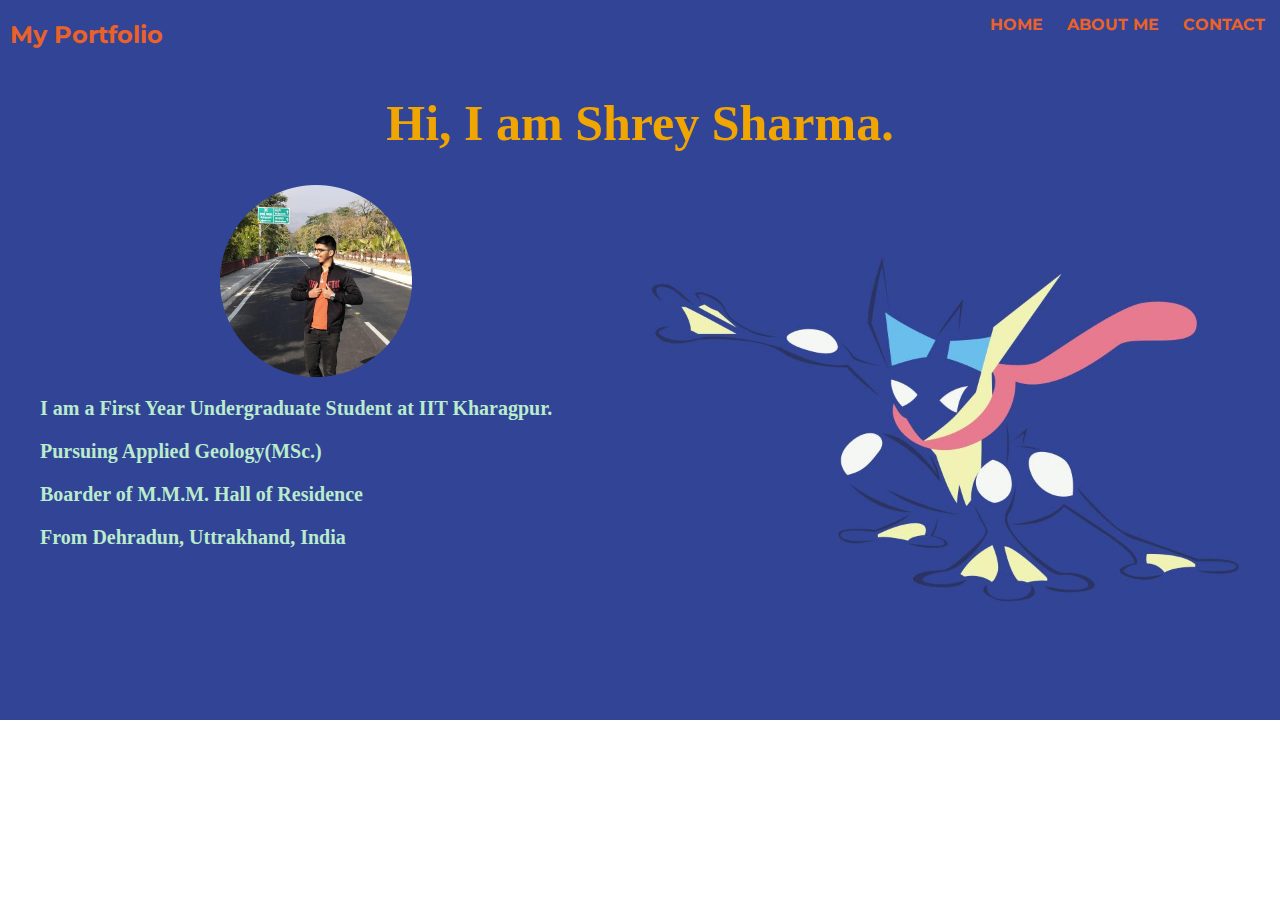
<file: My-Portfolio-master/index.html>
<!DOCTYPE html>
<html lang="en" dir="ltr">

<head>
  <meta charset="utf-8">
  <title>My Portfolio</title>
  <link rel="icon" href="favicon.ico">
  <link rel="stylesheet" href="style.css">
  <link href=" https://fonts.googleapis.com/css?family=Montserrat|Norican|Oxanium&display=swap" rel="stylesheet">

  <style media="screen">
    body {
      background-image: url("back1.png");
      background-repeat: no-repeat;
      background-size: cover;

    }
  </style>
</head>

<body>

  <div class="top">

    <div class="heading">
      <h2><span>My Portfolio</span></h2>
    </div>

    <div class="links">
      <a class="one" href="index.html"><span>HOME</span></a>
      <a class="one" href="About Me.html"><span>ABOUT ME</span></a>
      <a class="one" href="Contact.html"><span>CONTACT</span></a>
    </div>

  </div>


  <div class="middle">

    <h1>Hi, I am Shrey Sharma.</h1>
    <img class="profile" src="profile.png" alt="my-image">

    <ul>
      <li>I am a First Year Undergraduate Student at IIT Kharagpur.</li>
      <li>Pursuing Applied Geology(MSc.)</li>
      <li>Boarder of M.M.M. Hall of Residence</li>
      <li>From Dehradun, Uttrakhand, India</li>
    </ul>

  </div>




</body>

</html>
</file>
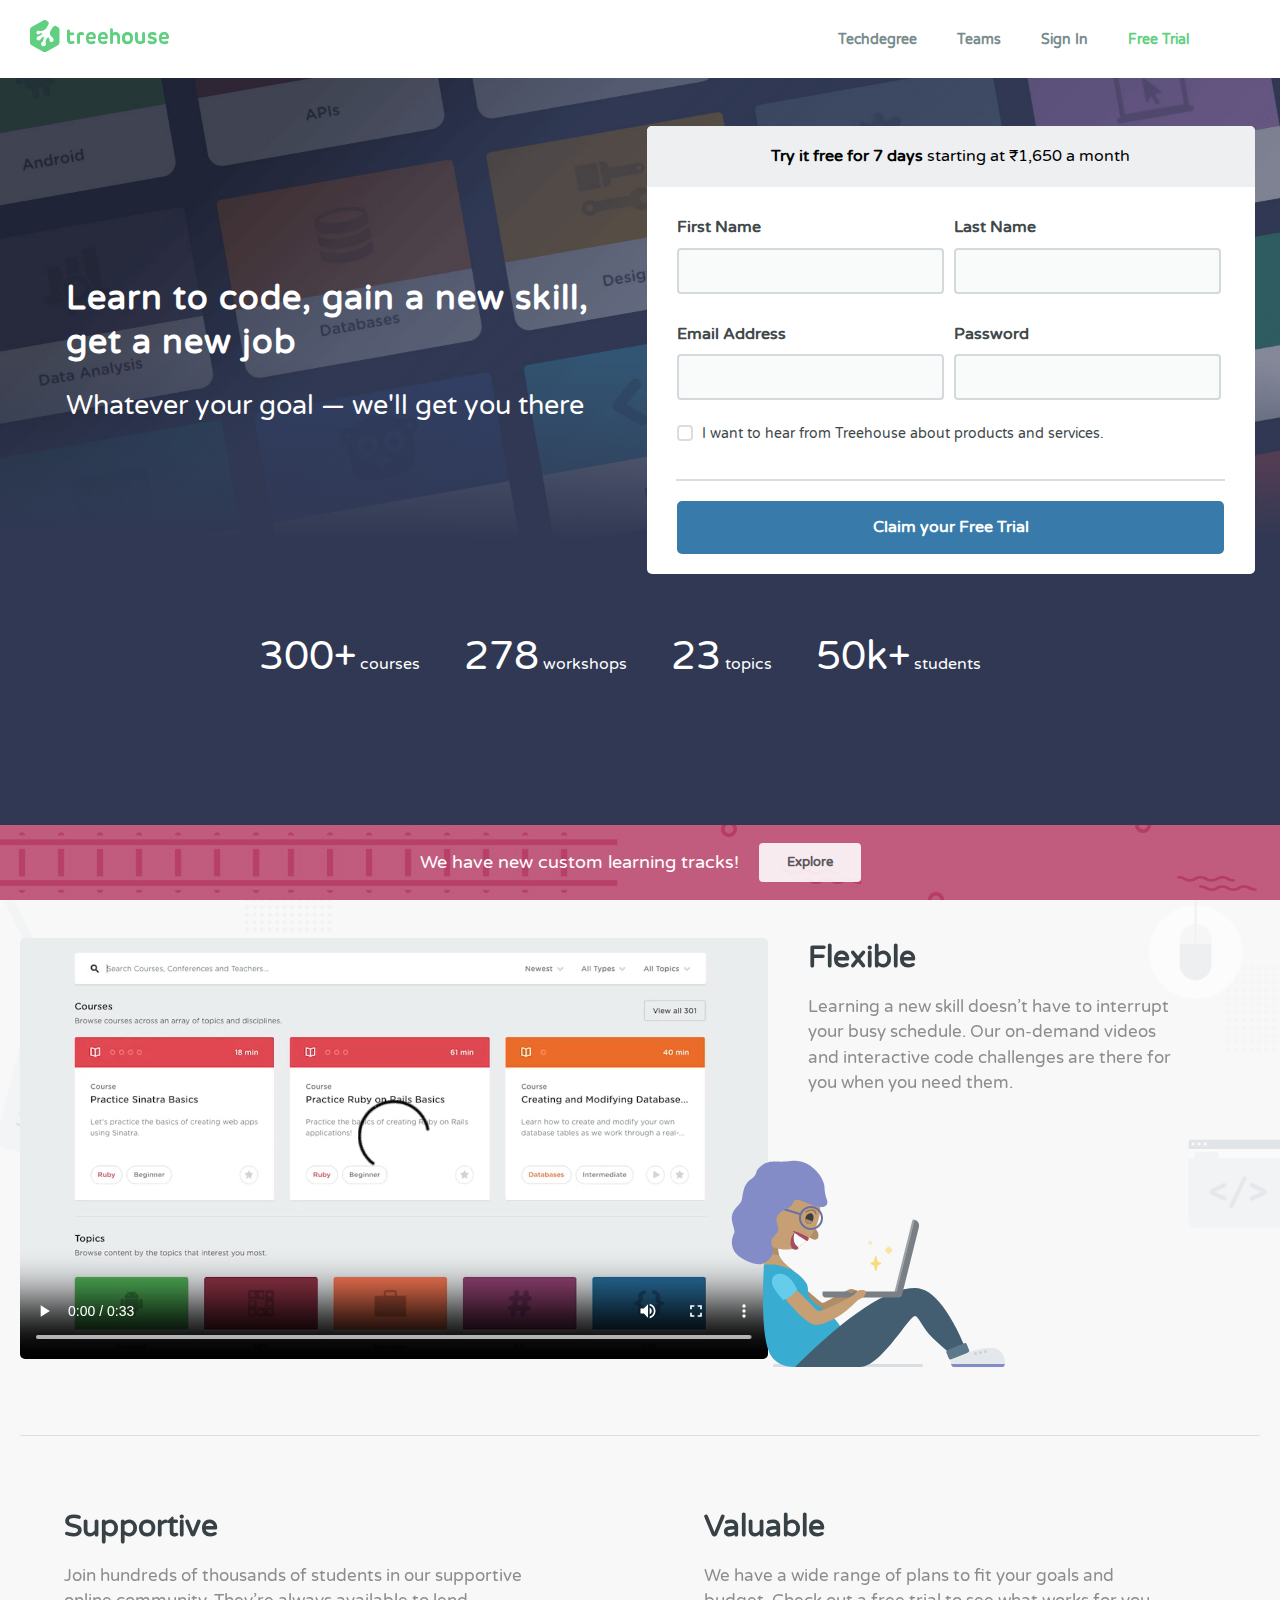
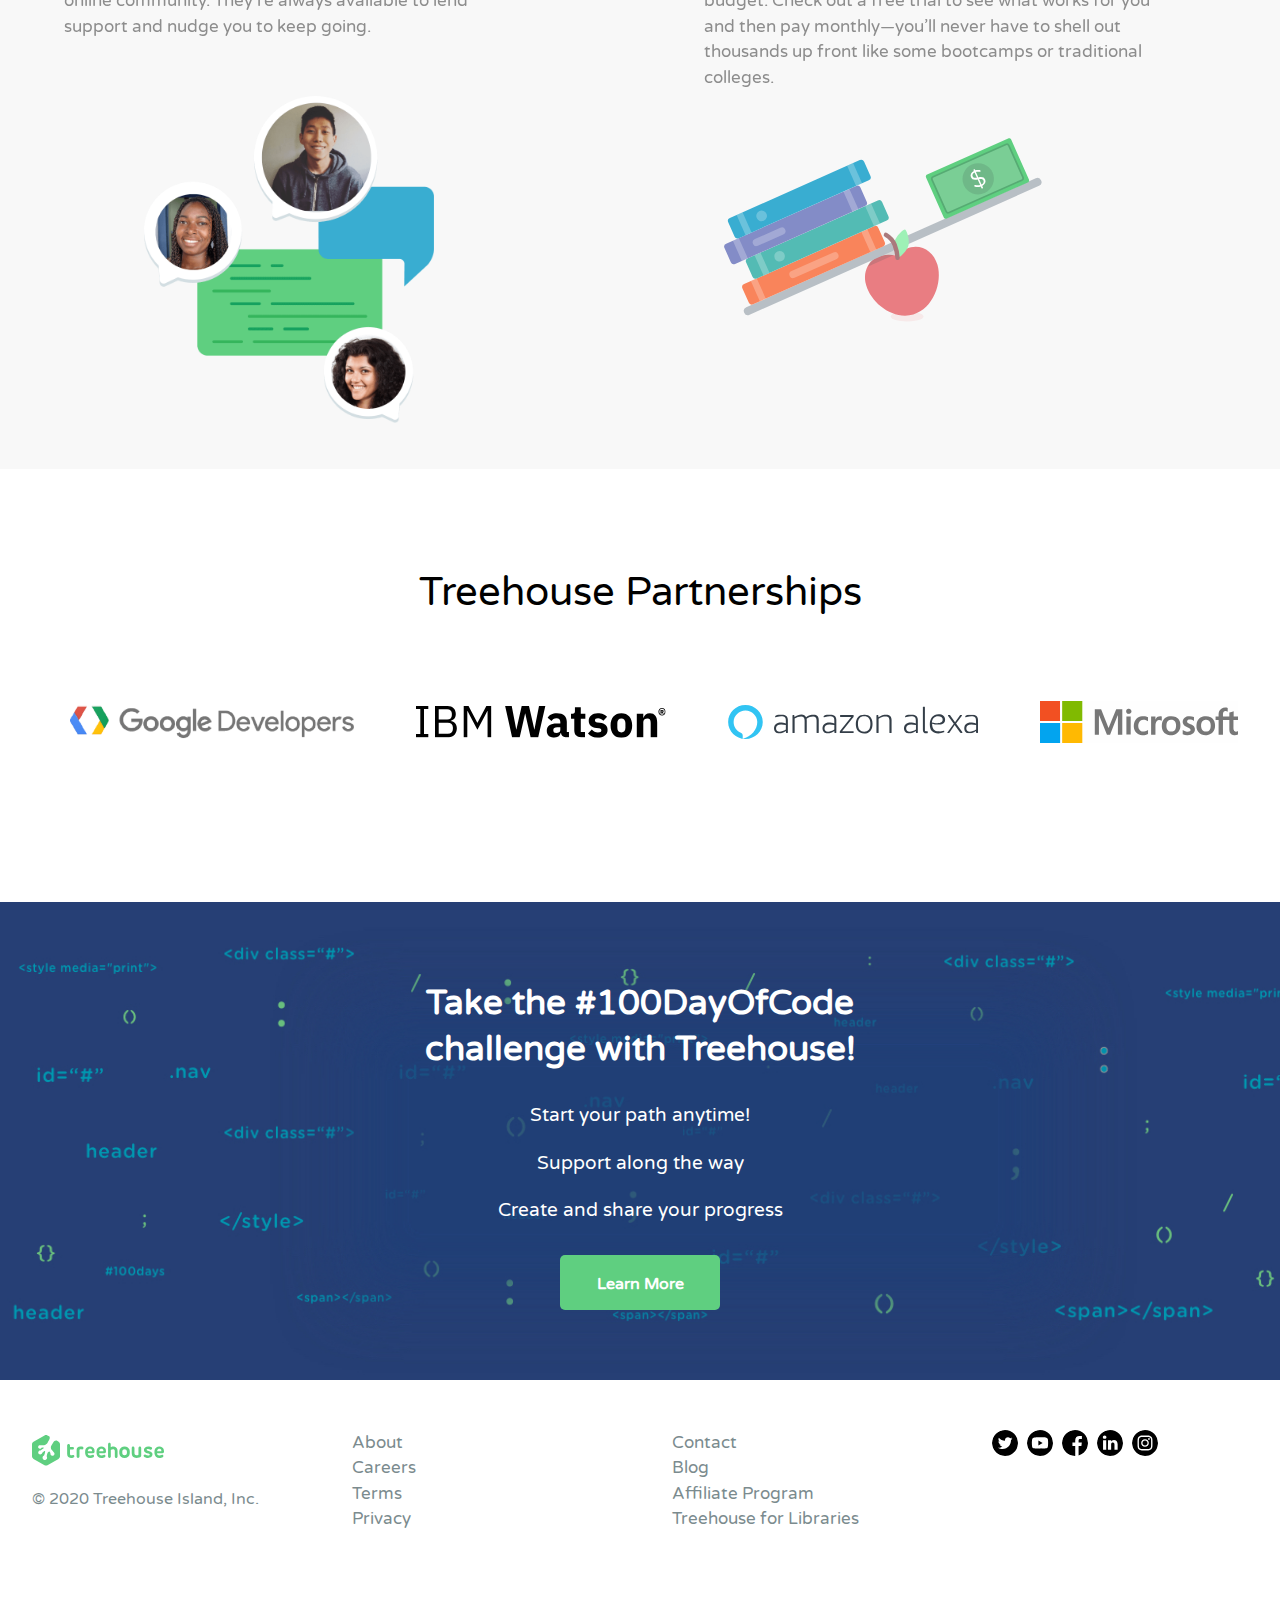
<file: Team_Treehouse_Replica-master/index.html>
<!DOCTYPE html>
<html lang="en" dir="ltr">

<head>
  <meta charset="utf-8">
  <title class="titlebar">Start Learning at Treehouse for Free</title>
  <link rel="stylesheet" href="styles.css">
  <link href="https://fonts.googleapis.com/css2?family=Varela+Round&amp;display=swap" rel="stylesheet">
  <link rel="shortcut icon" href="favicon.png" type="image/x-icon">
  <meta name="viewport" content="width=device-width, initial-scale=1">


</head>

<body>

  <nav class="navi">
    <div class="nav-bar">
      <div class="nav-logo">
        <a href="#">
          <svg alt="" class="treehouse-icon nav-item-logo-icon" preserveAspectRatio="xMinYMin meet" viewBox="0 0 139 32">
            <path class="icon-treehouse"
              d="M42.8 21.1c-0.4 0.1-0.9 0.2-1.4 0.2 -1 0-1.4-0.6-1.4-1.6v-4.5h2.8c0.7 0 1.4-0.5 1.4-1.3s-0.6-1.3-1.4-1.3H40v-1.5c0-0.9-0.7-1.5-1.5-1.5S37 10.3 37 11.1v8.7c0 2.5 1.2 4.3 4 4.3 0.8 0 1.9-0.1 2.7-0.5 0.7-0.3 0.9-0.8 0.9-1.3C44.6 21.6 43.9 20.9 42.8 21.1zM52.8 12.2c-0.4-0.1-1.2-0.2-1.9-0.2 -2.5 0-3.9 1.5-3.9 3.8v6.8c0 0.8 0.7 1.5 1.5 1.5s1.5-0.7 1.5-1.5v-6.2c0-1 0.4-1.4 1.1-1.4s1.1 0.2 1.7 0.2c0.9 0 1.4-0.8 1.4-1.4C54.1 13 53.7 12.5 52.8 12.2zM61.1 12c-2.8 0-4.8 1.8-5.1 4.7 0 0.7-0.1 1.9 0 2.8 0.2 2.8 2.2 4.7 5.2 4.7 1.4 0 2.7-0.3 3.5-0.8 0.6-0.4 0.7-0.8 0.7-1.2 0-0.8-0.7-1.6-1.9-1.2 -0.7 0.3-1.5 0.5-2.3 0.5 -1.4 0-2.5-0.7-2.5-2.1v-0.3h5.7c1 0 1.5-0.6 1.5-1.5v-0.5C66 14 64 12 61.1 12zM63 17.1h-4.2c0-1.5 0.7-2.5 2.3-2.5 1.4 0 2.2 0.9 2.1 2.2C63.2 17 63.2 17.1 63 17.1zM73.1 12c-2.8 0-4.8 1.8-5.1 4.7 0 0.7-0.1 1.9 0 2.8 0.2 2.8 2.2 4.7 5.2 4.7 1.4 0 2.7-0.3 3.5-0.8 0.6-0.4 0.7-0.8 0.7-1.2 0-0.8-0.7-1.6-1.9-1.2 -0.7 0.3-1.5 0.5-2.3 0.5 -1.4 0-2.5-0.7-2.5-2.1v-0.3h5.7c1 0 1.5-0.6 1.5-1.5v-0.5C78 14 76 12 73.1 12zM75 17.1h-4.2c0-1.5 0.7-2.5 2.3-2.5 1.4 0 2.2 0.9 2.1 2.2C75.2 17 75.2 17.1 75 17.1zM123.6 17l-1.6-0.4c-1-0.2-1.3-0.5-1.3-1s0.5-0.9 1.6-0.9c0.6 0 1.3 0.2 1.9 0.5 0.7 0.4 1.5 0.3 1.9-0.2 0.5-0.5 0.5-1.4-0.1-2 -0.8-0.6-2.2-1-3.6-1 -2.6 0-4.5 1.3-4.5 3.7 0 1.9 1.4 2.9 3.2 3.4 0.9 0.2 0.8 0.2 1.6 0.4 0.9 0.2 1.3 0.6 1.3 1 0 0.6-0.5 1-1.7 1 -1 0-1.9-0.3-2.6-0.7 -0.7-0.5-1.5-0.3-1.9 0.3 -0.4 0.6-0.3 1.4 0.3 1.8 0.8 0.7 2.1 1.3 4.2 1.3 2.6 0 4.6-1.4 4.6-3.8C126.9 18.6 125.8 17.5 123.6 17zM137.5 19.1c1 0 1.5-0.6 1.5-1.5l0 0v-0.5c0-3.1-2-5.1-4.9-5.1 -2.8 0-4.8 1.8-5.1 4.7 0 0.7-0.1 1.9 0 2.8 0.2 2.8 2.2 4.7 5.2 4.7 1.4 0 2.7-0.3 3.5-0.8 0.6-0.4 0.7-0.8 0.7-1.2 0-0.8-0.7-1.6-1.9-1.2 -0.7 0.3-1.5 0.5-2.3 0.5 -1.4 0-2.5-0.7-2.5-2.1v-0.3H137.5zM134.1 14.6c1.4 0 2.2 0.9 2.1 2.2 0 0.2-0.1 0.3-0.2 0.3h-4.2C131.8 15.6 132.6 14.6 134.1 14.6zM97.5 12c-3 0-5.2 1.9-5.5 4.5 -0.1 0.9-0.1 2.3 0 3.2 0.2 2.6 2.5 4.5 5.5 4.5s5.2-1.9 5.4-4.5c0.1-0.9 0.1-2.2 0-3.1C102.7 13.9 100.5 12 97.5 12zM99.9 19.2c-0.1 1.3-1 2.1-2.4 2.1s-2.3-0.9-2.4-2.1c0-0.6 0-1.6 0-2.2 0.1-1.3 1-2.1 2.4-2.1s2.3 0.9 2.4 2.1C100 17.6 100 18.6 99.9 19.2zM85.6 12c-1.1 0-2.3 0.4-2.7 0.9l0 0V9.7c0-0.9-0.6-1.5-1.4-1.5s-1.4 0.7-1.4 1.5v12.9c0 0.8 0.7 1.5 1.5 1.5s1.4-0.7 1.4-1.5v-6.7c0.5-0.5 1.3-0.9 2.3-0.9 1.2 0 1.9 0.7 1.9 2.1v5.5c0 0.9 0.6 1.6 1.4 1.6 0.9 0 1.5-0.7 1.5-1.6v-5.7C90 13.7 88.4 12 85.6 12zM113.6 12.1c-0.8 0-1.5 0.7-1.5 1.5v7.1c-0.5 0.3-1.2 0.6-2.1 0.6 -1.2 0-2.1-0.7-2.1-2.1v-5.6c0-0.9-0.7-1.6-1.5-1.6 -0.9 0-1.4 0.7-1.4 1.6v5.7c0 3.1 1.8 4.8 4.9 4.8 2.3 0 3.9-0.8 4.6-1.3 0.4-0.2 0.5-0.5 0.5-1v-8.2C115 12.8 114.4 12.1 113.6 12.1z">
            </path>

            <path class="icon-logo"
              d="M26 5.9c-1.1-0.6-2.8 0.4-3.8 2.2l-1.9 3.2c-0.7 1.3-0.6 2.9 0.3 4.2l0.1 0.1c0.9 1.2 2 2.4 2.4 2.8 0.2 0.2 0.4 0.5 0.5 0.9 0.3 1.1-0.3 2.3-1.5 2.6 -1.1 0.3-2.3-0.3-2.6-1.5 -0.1-0.3-0.1-0.6-0.1-0.8 0.1-0.5-0.1-1.2-0.8-2 -0.7-0.7-2 0.7-2.5 2.1v0.1c-0.4 1.4-0.7 2.7-0.6 2.8 0 0.1 0.1 0.1 0.1 0.2 0.6 1.2 0.2 2.6-1 3.2s-2.6 0.2-3.2-1 -0.2-2.6 1-3.2c0.1 0 0.1-0.1 0.2-0.1s0.3-0.6 0.6-1.4c0.2-0.7 0.3-1 0.4-1.3 0.1-0.4 0.3-1.4 0.2-1.8 -0.1-0.5-0.6-0.5-1.1-0.2 -0.3 0.2-0.9 0.7-1.1 0.9 -0.5 0.4-0.9 1-1.1 1.5 -0.1 0.2-0.3 0.5-0.5 0.7 -0.9 0.7-2.2 0.6-3-0.3 -0.7-0.9-0.6-2.2 0.3-3 0.3-0.2 0.6-0.4 0.9-0.4 0.5-0.1 2.3-1.2 3.4-2 0.2-0.1 0.5-0.4 0.6-0.5 0.3-0.4 0-0.7-0.3-0.7 -0.9 0.1-1.9 0.2-2.1 0.5 -0.1 0.1-0.2 0.3-0.4 0.4 -0.8 0.6-2 0.4-2.6-0.4s-0.4-2 0.4-2.6c0.3-0.3 0.8-0.4 1.1-0.4 0.7 0 2.5 0.4 3.9 0.1l0.4-0.1c1.5-0.3 3.3-1.6 4-2.9 0 0 0.7-1.2 1.5-2.7C19 3.6 18.9 1.9 18 1.4l-1.7-1c-0.9-0.5-2.2-0.5-3.1 0L1.6 7C0.7 7.5 0 8.7 0 9.7v12.8c0 1 0.7 2.2 1.6 2.7l11.6 6.6c0.9 0.5 2.3 0.5 3.1 0l11.6-6.6c0.9-0.5 1.6-1.7 1.6-2.7V9.7c0-1-0.7-2.2-1.6-2.7C27.9 7 27.1 6.5 26 5.9z">
            </path>

          </svg>
        </a>
      </div>

      <div class="nav-items">
        <div class="item">
          <a href="#" class="navigate-link">Techdegree</a>

        </div>
        <div class="item">
          <a href="#" class="navigate-link">Teams</a>

        </div>
        <div class="item">
          <a href="#" class="navigate-link">Sign In</a>

        </div>
        <div class="item">
          <a href="#" class="navigate-free-trial navigate-link ">Free Trial</a>

        </div>
      </div>
    </div>
  </nav>

  <section class="signup">
    <div class="signup-container">
      <div class="form-text">
        <h1 class="learn__top">
          Learn to code, gain a new skill, get a new job
        </h1>

        <h2 class="learn__bottom">
          Whatever your goal — we'll get you there
        </h2>

      </div>

      <div class="empty-form">
        <p class="form-title">
          <span class="form-title-p1">Try it free for 7 days</span>
          starting at ₹1,650 a month
        </p>

        <form class="signup-form" action="index.html" method="post">

          <div class="form-row-1">
            <div class="form-field">
              <label for="first-name" class="form-label-heading">First Name</label>
              <input type="text" class="form-label-box">

            </div>

            <div class="form-field">
              <label for="last-name" class="form-label-heading">Last Name</label>
              <input type="text" class="form-label-box">

            </div>

          </div>

          <div class="form-row-1">
            <div class="form-field">
              <label for="email-address" class="form-label-heading">Email Address</label>
              <input type="text" class="form-label-box">

            </div>

            <div class="form-field">
              <label for="password" class="form-label-heading">Password</label>
              <input type="text" class="form-label-box">

            </div>

          </div>

          <div class="form-checkbox">
            <input type="checkbox" id="mycheckbox" class="mycheckbox">
            <label for="mycheckbox" style="vertical-align: top; font-size:13.9px;" class="checker">
              <span class="si-checkbox"></span>
              I want to hear from Treehouse about products and services.

            </label>

          </div>

          <hr style="border-color: rgb(220, 220, 220); transparent transparent transparent; border-style: solid; width:90%">

          <div class="form-button">
            <a href="#" class="claim-trial-button" style="text-decoration: none; color: white;font-weight: 700;">
              Claim your Free Trial

            </a>

          </div>

        </form>

      </div>

      <div class="bottom-info">
        <p class="info">
          <span class="feature-bold">300+</span> courses
        </p>
        <p class="info">
          <span class="feature-bold">278</span> workshops
        </p>
        <p class="info">
          <span class="feature-bold">23</span> topics
        </p>
        <p class="info">
          <span class="feature-bold">50k+</span> students
        </p>

      </div>

  </section>

  <section class="description">
    <div class="div-desc">
      <div class="flexible-video">
        <video src="video.webm" controls style="width: 100%; border-radius: 5px;"></video>

      </div>

      <div class="flexible-text">
        <h1 class="flex-heading">Flexible</h1>
        <p class="flex-desc">
          Learning a new skill doesn’t have to interrupt your busy schedule.
          Our on-demand videos and interactive code challenges are there for
          you when you need them.
        </p>

        <svg xmlns="http://www.w3.org/2000/svg" xmlns:xlink="http://www.w3.org/1999/xlink" class="flex-girl" width="274" height="208" viewBox="0 0 274 208">
          <defs>
            <path id="coder-a"
              d="M96.1032258,5.23056509 C100.107527,67.1114398 97.7716846,103.707656 89.0956989,115.019214 C85.0221554,120.33021 78.083871,125 66.0709677,125 C66.0709677,125 44.0473118,125 0,125 L17.0182796,97.0537985 C17.1718353,86.7662293 24.1793622,76.7854431 38.0408602,67.1114398 C50.412812,58.4769977 52,55 53,52 C53.7276655,49.8170035 52,48 54.0602151,42.1633169 C61.0677419,28.1902162 88.0946237,22.1979017 82.088172,2.23632922 C80.9534843,-1.53464129 85.6251689,-0.536562663 96.1032258,5.23056509 Z">
            </path>
            <path id="coder-c" d="M4,20.2352941 C-1.83933518,20.2352941 1,3.23529412 11,1.23529412 C21,-0.764705882 36,4 55,12.2352941 C56,14 55,20.2352941 52,20.2352941 C49,20.2352941 6,20.2352941 4,20.2352941 Z"></path>
            <path id="coder-e"
              d="M33.9865057,80.7614202 C55.4865057,80.7614202 66.9593944,61.3493198 66.9593944,39.5340722 C66.9593944,17.7188246 51.9609335,0.0340721689 33.4593944,0.0340721689 C14.9578553,0.0340721689 0.95939437,17.7188246 0.95939437,39.5340722 C0.95939437,61.3493198 12.4865057,80.7614202 33.9865057,80.7614202 Z">
            </path>
            <ellipse id="coder-g" cx="4.072" cy="5.749" rx="4" ry="5.5"></ellipse>
          </defs>
          <g fill="none" fill-rule="evenodd" transform="matrix(-1 0 0 1 275 -10)">
            <rect width="150" height="3" x="83" y="214" fill="#D8DDE2" rx="1.5" transform="matrix(-1 0 0 1 316 0)"></rect>
            <path fill="#AE8D68"
              d="M220.546398,121 C197.091327,142.333333 184.697124,153 183.363791,153 C181.363791,153 158,139 155,139 C152,139 152,140 151,140 C145.254882,140 149,146 153,147 C157,148 181,162 186,161 C189.333333,160.333333 200.848799,151 220.546398,133 L220.546398,121 Z">
            </path>
            <g transform="translate(145 92)">
              <mask id="coder-b" fill="#fff">
                <use xlink:href="#coder-a"></use>
              </mask>
              <use fill="#39ADD1" xlink:href="#coder-a"></use>
              <path fill="#C69F74" d="M77,7 C77,7 97,2 98,2 C98.6666667,2 98.6666667,9 98,23 C92.6666667,22.3333333 88,22.3333333 84,23 C80,23.6666667 73.3333333,26 64,30 C72.6666667,14.6666667 77,7 77,7 Z" mask="url(#coder-b)"></path>
              <path fill="#8E7558" d="M72,4 L97,-2 L97,9 C85,13.6666667 76.6666667,15 72,13 C69.3379167,11.8591071 69.3379167,8.85910714 72,4 Z" mask="url(#coder-b)" opacity=".416"></path>
            </g>
            <path fill="#435E71"
              d="M211,217 C157.91507,164.333333 117.91507,138 91,138 C72.3333333,138 53.6666667,162.666667 35,212 L45,212 C65,196.666667 77.3333333,185.166667 82,177.5 C86.0425178,170.858721 89,166 91,166 C97,166 125,217 146,217 C179.221905,217 200.888571,217 211,217 Z">
            </path>
            <g transform="translate(0 197)">
              <mask id="coder-d" fill="#fff">
                <use xlink:href="#coder-c"></use>
              </mask>
              <use fill="#E4E8EA" xlink:href="#coder-c"></use>
              <rect width="54" height="3" x="1" y="17" fill="#838CC7" mask="url(#coder-d)"></rect>
              <circle cx="20.5" cy="4.5" r="1.5" fill="#C6CCD2" mask="url(#coder-d)" opacity=".832"></circle>
              <circle cx="25.5" cy="5.5" r="1.5" fill="#C6CCD2" mask="url(#coder-d)" opacity=".832"></circle>
              <circle cx="30.5" cy="6.5" r="1.5" fill="#C6CCD2" mask="url(#coder-d)" opacity=".832"></circle>
            </g>
            <g transform="rotate(-14 332.908 -313.006)">
              <polygon fill="#9CA2A6" points="5.528 .1 6.498 .342 6.545 74.558 5.333 75.286"></polygon>
              <path fill="#797F84" d="M6,-2.84217094e-14 L6,76 C6,77.6568542 4.65685425,79 3,79 L3,79 C1.34314575,79 -2.41183085e-16,77.6568542 -4.4408921e-16,76 L0,6 C-4.05812251e-16,2.6862915 2.6862915,-2.78129911e-14 6,-2.84217094e-14 Z"></path>
              <path fill="#9CA2A6" d="M6,-7.10542736e-14 L7,-7.10542736e-14 C7.55228475,-7.11557266e-14 8,0.44771525 8,1 L8,78 C8,78.5522847 7.55228475,79 7,79 L7,79 C6.44771525,79 6,78.5522847 6,78 L6,-7.10542736e-14 Z"></path>
            </g>
            <path fill="#797F84" d="M144,105 L144,105 C145.656854,105 147,106.343146 147,108 L147,183 C147,183.552285 146.552285,184 146,184 L144,184 C142.343146,184 141,182.656854 141,181 L141,108 C141,106.343146 142.343146,105 144,105 Z"
              transform="rotate(-90 144 144.5)"></path>
            <ellipse cx="193.5" cy="83" fill="#AE8D68" rx="7.5" ry="5" transform="rotate(-54 193.5 83)"></ellipse>
            <g transform="translate(140)">
              <g transform="rotate(-10 109.577 -173.803)">
                <g transform="translate(5 10)">
                  <mask id="coder-f" fill="#fff">
                    <use xlink:href="#coder-e"></use>
                  </mask>
                  <use fill="#C69F74" xlink:href="#coder-e"></use>
                  <path fill="#F9FAFA" d="M8.85929533,67.7781083 L22.1664084,61.4149657 C23.8104253,67.4480039 22.6717979,71.9858906 18.7505261,75.0286261 C14.8292544,78.0713616 11.5321775,75.6545223 8.85929533,67.7781083 Z" mask="url(#coder-f)">
                  </path>
                </g>
                <polygon fill="#6A71A1" fill-rule="nonzero" points="24.546 55.948 24.026 54.017 51.957 46.497 52.477 48.428" transform="rotate(8 38.251 51.222)"></polygon>
                <path fill="#838CC7"
                  d="M4.91780349,42.1062711 C2.40158721,41.6625943 -1.36454756,38.7041478 1.20930197,34.344376 C5.55291065,26.9868585 4.94209607,24.1083964 6.94209607,19.1083964 C10.1958545,10.9740004 25.8976979,-3.55395449 43.43466,2.18820799 C56.8746722,6.58889798 63.9537473,3.75051636 71.450486,11.6851202 C78.9472247,19.619724 71.8799222,19.3889945 80.5124625,28.0191306 C85.7960786,33.3012752 85.1486905,42.0371686 85.0916092,48.1196633 C85.0341599,54.2413698 92.5219022,58.5325257 92.0179037,67.1496141 C91.5821626,74.5996736 85.8947892,79.2397964 86.8947892,83.2397964 C87.8947892,87.2397964 89.2687824,93.5349826 83.8166079,100.69703 C78.3644334,107.859077 59.6698727,111.670708 54.1083225,108.659204 C48.5467724,105.647699 42.1478187,98.0688428 47.3859122,89.1961824 C51.7295209,81.8386649 45.0840473,78.6578875 44.0817884,73.382177 C43.3738079,69.6554953 48.7726934,64.055044 47.4976706,59.7685166 C44.3101136,49.0521982 35.7370589,51.6022438 34.1503742,42.7230105 C32.5636896,33.8437771 17.7203043,44.3636974 4.91780349,42.1062711 Z">
                </path>
              </g>
              <path fill="#C69F74"
                d="M92,135 C71.3333333,161.666667 57.3333333,175 50,175 C44.6927191,175 32.8053024,170.289502 24,164 C17,159 9.64134475,151.681429 9,151 C8.26043391,150.214211 6,149 4,148 C0.835561754,146.417781 -1.74008505e-14,142.612238 0,142 C2.83577153e-14,141 1,140 3,140 C5,140 6.24957984,140.74986 7,141 C8.63761705,141.545872 10.3140329,143.941896 14,146 C15.0506467,146.586641 17.6691167,148.334558 19,149 C25,152 45,162 48,161 C51,160 84,122 89,125 C92.3333333,127 93.3333333,130.333333 92,135 Z">
              </path>
              <path fill="#65CCEC"
                d="M69,139 C69.6666667,141.17863 71.3333333,143.267945 74,145.267945 C76.6666667,147.267945 79.6666667,148.845297 83,150 C89.9457287,142.075335 93.6123954,136.497984 94,133.267945 C94.5814069,128.422887 92.227173,122.417851 84,124 C78.515218,125.054766 73.515218,130.054766 69,139 Z">
              </path>
            </g>
            <g transform="rotate(-20 278.397 -508.91)">
              <mask id="coder-h" fill="#fff">
                <use xlink:href="#coder-g"></use>
              </mask>
              <use fill="#3D3D3D" xlink:href="#coder-g"></use>
              <polygon fill="#AE8D68" points="-3.27 7.189 11.763 7.189 4.247 18.189" mask="url(#coder-h)"></polygon>
            </g>
            <path fill="#A74A63"
              d="M198.168697,89.6923904 C197.246721,89.6923904 195.605434,87.156709 198.703143,85.5600359 C201.800851,83.9633627 213.254758,81.7100786 213.819568,82.5474445 C214.610386,83.7198807 198.168697,89.6923904 198.168697,89.6923904 Z"
              transform="rotate(-11 205.374 86.03)"></path>
            <path fill="#3D3D3D" fill-rule="nonzero"
              d="M190.485071,64.1212678 C190.418097,64.3891653 190.14663,64.5520456 189.878732,64.4850713 C189.610835,64.4180969 189.447954,64.1466296 189.514929,63.8787322 C190.232289,61.009292 191.741581,59.5 194,59.5 C196.103948,59.5 198.198828,60.1982935 200.27735,61.5839749 C200.507114,61.7371511 200.569201,62.0475858 200.416025,62.2773501 C200.262849,62.5071144 199.952414,62.5692014 199.72265,62.4160251 C197.801172,61.1350398 195.896052,60.5 194,60.5 C192.258419,60.5 191.101045,61.6573747 190.485071,64.1212678 Z"
              opacity=".55"></path>
            <path fill="#6A71A1" fill-rule="nonzero"
              d="M195,80 C188.372583,80 183,74.627417 183,68 C183,61.372583 188.372583,56 195,56 C201.627417,56 207,61.372583 207,68 C207,74.627417 201.627417,80 195,80 Z M195,78 C200.522847,78 205,73.5228475 205,68 C205,62.4771525 200.522847,58 195,58 C189.477153,58 185,62.4771525 185,68 C185,73.5228475 189.477153,78 195,78 Z">
            </path>
            <rect width="22" height="10" x="37.214" y="196.331" fill="#5E788B" rx="2" transform="rotate(22 48.214 201.33)"></rect>
            <path fill="#A74A63"
              d="M211,82 C212.333333,84.6666667 212.666667,87.6666667 212,91 C211.390532,94.0473391 209.944702,95.0552978 209,96 C208,97 207,98 208,99 C208.931223,99.9312234 211.488173,100 213,99 C215.637858,97.2551848 215.779174,92.1166953 215,89 C214.333333,86.3333333 213,84 211,82 Z">
            </path>
            <path fill="#C69F74"
              d="M151.577639,145.528199 C149.465252,141.818746 147.750599,139.85973 146.433682,139.651151 C145.502284,139.503632 145.271474,140.319293 145.289559,140.482404 C145.372702,141.232292 146.808066,142.67155 149.595653,144.800179 L151.577639,145.528199 Z"
              transform="rotate(-9 148.433 142.58)"></path>
            <path fill="#AE8D68" d="M159,141 C156.958333,142.333333 155.291667,143 154,143 C152.0625,143 153,141 154,141 C155,141 154.265023,140.730105 156,141 C156.661205,141.102858 157.661205,141.102858 159,141 Z"></path>
            <g fill="#F9DC7A" transform="translate(113 90)">
              <path
                d="M16.8339985,26.397471 L14.2760182,27.6167365 C13.8721953,27.8092194 13.388794,27.6378944 13.1963111,27.2340715 C13.0912003,27.0135524 13.0912271,26.7573734 13.1963841,26.5368763 L14.4156755,23.9802199 C14.5355228,23.7289196 14.5179076,23.4336796 14.3690298,23.1984125 L12.0051967,19.4629184 C11.7659838,19.0848975 11.8785099,18.5845307 12.2565308,18.3453178 C12.5209711,18.1779791 12.8581496,18.177938 13.1226306,18.3452123 L16.8597286,20.7087862 C17.0949217,20.857537 17.3900086,20.875138 17.6412162,20.7553995 L20.1991965,19.536134 C20.6030194,19.3436511 21.0864207,19.5149761 21.2789036,19.918799 C21.3840144,20.1393182 21.3839876,20.3954971 21.2788306,20.6159942 L20.0595391,23.1726506 C19.9396919,23.4239509 19.9573071,23.719191 20.1061849,23.954458 L22.470018,27.6899521 C22.7092309,28.067973 22.5967048,28.5683398 22.2186839,28.8075527 C21.9542436,28.9748914 21.6170651,28.9749325 21.3525841,28.8076582 L17.6154861,26.4440843 C17.380293,26.2953335 17.0852061,26.2777325 16.8339985,26.397471 Z"
                transform="rotate(45 17.238 23.576)"></path>
              <rect width="4" height="4" x="20.828" y=".828" opacity=".5" rx="2" transform="rotate(-45 22.828 2.828)"></rect>
              <rect width="6" height="6" x="1.243" y="7.243" opacity=".7" rx="1.215" transform="rotate(-45 4.243 10.243)"></rect>
            </g>
          </g>
        </svg>

      </div>


      <hr class="flex-line">

      <div class="sup-val">
        <div class="supportive">
          <h1 class="sup-heading">Supportive</h1>
          <p class="sup-desc">
            Join hundreds of thousands of students in our supportive online community.
            They’re always available to lend support and nudge you to keep going.

          </p>

          <div><img src="supportive-img.png" alt="" style=" width: 290px; margin: 40px 80px;"></div>


        </div>

        <div class="valuable">
          <h1 class="val-heading">Valuable</h1>
          <p class="val-desc">
            We have a wide range of plans to fit your goals and budget.
            Check out a free trial to see what works for you and then pay monthly—you’ll never
            have to shell out thousands up front like some bootcamps or traditional colleges.

          </p>

          <div><svg xmlns="http://www.w3.org/2000/svg" xmlns:xlink="http://www.w3.org/1999/xlink" width="389" height="225" viewBox="0 0 389 225" style="padding: 10px 0 0 20px; width: 318px;">
            <defs>
              <path id="valuable-a"
                d="M55.6078912,91.0360138 L55.6078912,91.102366 C30.0130816,91.102366 10,63.9607787 10,40.8221341 C10,17.780692 30.4244242,2.88038575 55.2929252,15.9106632 C80.215411,2.76998136 100.705236,17.6810799 100.705236,40.7593831 C100.705236,63.7439519 80.9577939,90.6783312 55.6078912,91.0360138 Z">
              </path>
            </defs>
            <g fill="none" fill-rule="evenodd" transform="translate(-12)">
              <ellipse cx="236" cy="219" fill="#F3C5C5" opacity=".288" rx="20" ry="6"></ellipse>
              <g transform="translate(177 127)">
                <mask id="valuable-b" fill="#fff">
                  <use xlink:href="#valuable-a"></use>
                </mask>
                <use fill="#E97D82" transform="rotate(-16 55.353 51.051)" xlink:href="#valuable-a"></use>
                <path stroke="#51565A" stroke-linecap="round" stroke-linejoin="round" stroke-width="10" d="M-134.725004,90.2650914 L219.370278,-67.473715" mask="url(#valuable-b)" opacity=".198"></path>
              </g>
              <path stroke="#B8BFC5" stroke-linecap="round" stroke-linejoin="round" stroke-width="10" d="M0.274995698,158.265091 L354.370278,0.526284985" transform="translate(41 54)"></path>
              <g transform="rotate(-21 419.515 -495.122)">
                <path fill="#9EF1B6"
                  d="M26.7376756,19.9159799 C26.7376756,27.3601327 19.6839802,37.5474421 17.9205563,37.5474421 C16.1571325,37.5474421 9.1034371,27.3601327 9.1034371,19.9159799 C9.1034371,12.471827 16.1571325,2.2845176 17.9205563,2.2845176 C19.6839802,2.2845176 26.7376756,12.471827 26.7376756,19.9159799 Z"
                  transform="rotate(-145 17.92 19.916)"></path>
                <path stroke="#AA797C" stroke-linecap="round" stroke-linejoin="round" stroke-width="5.4"
                  d="M3.87610619,3.21285121 C7.63421829,8.03212802 9.51327434,13.1191424 9.51327434,18.4738944 C9.51327434,23.8286465 8.7079646,29.1833985 7.09734513,34.5381505"></path>
              </g>
              <g transform="rotate(-24 238.072 -583.713)">
                <path fill="#5FCF80"
                  d="M2.8,0 L111.2,0 C112.746397,-2.84068575e-16 114,1.2536027 114,2.8 L114,56.2 C114,57.7463973 112.746397,59 111.2,59 L2.8,59 C1.2536027,59 8.30661207e-15,57.7463973 3.99680289e-15,56.2 L0,2.8 C-1.8937905e-16,1.2536027 1.2536027,-2.38046668e-15 2.8,-2.66453526e-15 Z">
                </path>
                <rect width="102.81" height="47.894" x="5.595" y="5.553" fill="#C6CCD2" stroke="#3F4850" stroke-linecap="square" stroke-width="2.1" opacity=".261" rx="2.8"></rect>
                <ellipse cx="57.699" cy="30.194" fill="#2D3339" opacity=".139" rx="19.233" ry="19.088"></ellipse>
                <path fill="#FFF"
                  d="M56.7023159,18.3092207 C56.7023159,17.8011972 57.1539745,17.3529412 57.6658543,17.3529412 C58.177734,17.3529412 58.6293926,17.8011972 58.6293926,18.3092207 L58.6293926,19.2953839 C60.6166905,19.50457 62.1824403,20.1620122 63.7180796,21.2079429 C64.0492959,21.4470128 64.320291,21.7458501 64.320291,22.1941061 C64.320291,22.8216646 63.8084113,23.2699206 63.1760892,23.2699206 C62.9653152,23.2699206 62.7545412,23.2400368 62.5136566,23.0607344 C61.1887914,22.1044549 59.8940367,21.536664 58.5390609,21.3274778 L58.5390609,28.7087602 C63.1158681,29.7248072 65.0429448,31.4879475 65.0429448,34.5062047 C65.0429448,37.7037642 62.3932143,39.9151606 58.6293926,40.1542305 L58.6293926,42.2759756 C58.6293926,42.7839991 58.177734,43.2322551 57.6658543,43.2322551 C57.1539745,43.2322551 56.7023159,42.7839991 56.7023159,42.2759756 L56.7023159,40.094463 C54.2332489,39.8852769 52.1255087,38.9588811 50.1683215,37.4348106 C49.8371052,37.1957408 49.6564417,36.8969034 49.6564417,36.4785311 C49.6564417,35.8808565 50.1683215,35.4027167 50.7705329,35.4027167 C51.0716387,35.4027167 51.3125233,35.5222516 51.4630761,35.6417866 C53.0589365,36.9865546 54.7150181,37.8531829 56.7926476,38.0922528 L56.7926476,30.5914355 C52.3362828,29.5455048 50.3790955,27.9018994 50.3790955,24.7641073 C50.3790955,21.6860827 52.9987154,19.4149188 56.7023159,19.2356164 L56.7023159,18.3092207 Z M62.7244306,34.6556233 C62.7244306,32.892483 61.8211134,31.8166686 58.5390609,30.979924 L58.5390609,38.181904 C61.1285702,38.0324853 62.7244306,36.6279498 62.7244306,34.6556233 Z M52.6976096,24.6146886 C52.6976096,26.3479452 53.5105951,27.4237596 56.7926476,28.2903879 L56.7926476,21.2378266 C54.2332489,21.3573616 52.6976096,22.7917808 52.6976096,24.6146886 Z">
                </path>
              </g>
              <g transform="rotate(-24 251.558 53.47)">
                <rect width="182" height="27" y="81" fill="#F9845B" rx="4"></rect>
                <rect width="182" height="27" x="17" y="54" fill="#53BBB4" rx="4"></rect>
                <rect width="182" height="27" y="27" fill="#838CC7" rx="4"></rect>
                <rect width="182" height="27" x="17" fill="#39ADD1" rx="4"></rect>
                <rect width="8" height="27" x="30" fill="#FFF" opacity=".254"></rect>
                <rect width="8" height="27" x="13" y="27" fill="#FFF" opacity=".254"></rect>
                <rect width="8" height="27" x="30" y="54" fill="#FFF" opacity=".254"></rect>
                <rect width="8" height="27" x="13" y="81" fill="#FFF" opacity=".254"></rect>
                <rect width="8" height="27" x="178" fill="#FFF" opacity=".254"></rect>
                <rect width="8" height="27" x="161" y="27" fill="#FFF" opacity=".254"></rect>
                <rect width="8" height="27" x="178" y="54" fill="#FFF" opacity=".254"></rect>
                <rect width="8" height="27" x="161" y="81" fill="#FFF" opacity=".254"></rect>
                <circle cx="57.5" cy="13.5" r="6.5" fill="#FFF" opacity=".25"></circle>
                <circle cx="57.5" cy="67.5" r="6.5" fill="#FFF" opacity=".25"></circle>
                <rect width="43" height="9" x="34" y="36" fill="#FFF" opacity=".25" rx="4.5"></rect>
                <rect width="65" height="9" x="59" y="90" fill="#FFF" opacity=".25" rx="4.5"></rect>
              </g>
            </g>
          </svg></div>


        </div>

      </div>




    </div>
  </section>

  <section class="partnerships">
    <h2 style=" color: black; text-align: center; font-size: 2.5rem; font-weight: 200; padding-bottom: 30px;">
      Treehouse Partnerships</h2>
    <div class="partner-images">
      <div class="">
        <img src="google-dev.png" alt="google" style="padding-left: 50px; width=" 250" height="34"">
      </div>

      <div class="">
        <svg class=" partnership-image" xmlns="http://www.w3.org/2000/svg" xmlns:xlink="http://www.w3.org/1999/xlink"   width="250" height="34" viewBox="0 0 226 29">
          <defs>
          <polygon id="ibm-watson-a" points="0 0 225.65 0 225.65 28.7 0 28.7"></polygon>
          </defs>
          <g fill="none" fill-rule="evenodd">
          <mask id="ibm-watson-b" fill="#fff">
            <use xlink:href="#ibm-watson-a"></use>
          </mask>
          <path fill="#000"
            d="M222.483024,5.19942568 C222.75792,5.19942568 222.919624,5.08420946 222.919624,4.83770946 L222.919624,4.64019595 C222.919624,4.39330405 222.75792,4.27808784 222.483024,4.27808784 L221.965958,4.27808784 L221.965958,5.19942568 L222.483024,5.19942568 Z M221.965958,6.99233108 L221.045017,6.99233108 L221.045017,3.55426351 L222.644728,3.55426351 C223.469031,3.55426351 223.856735,4.03158784 223.856735,4.67311486 C223.856735,5.21588514 223.614179,5.56114189 223.243031,5.74219595 L223.969927,6.99233108 L222.968135,6.99233108 L222.402172,5.90679054 L221.965958,5.90679054 L221.965958,6.99233108 Z M224.826571,5.51176351 L224.826571,5.01837162 C224.826571,3.58718243 223.743542,2.61685811 222.402172,2.61685811 C221.061188,2.61685811 219.978159,3.58718243 219.978159,5.01837162 L219.978159,5.51176351 C219.978159,6.94334459 221.061188,7.91366892 222.402172,7.91366892 C223.743542,7.91366892 224.826571,6.94334459 224.826571,5.51176351 Z M219.153856,5.26526351 C219.153856,3.32383108 220.592247,1.87657432 222.402172,1.87657432 C224.196312,1.87657432 225.650874,3.32383108 225.650874,5.26526351 C225.650874,7.20630405 224.196312,8.6539527 222.402172,8.6539527 C220.592247,8.6539527 219.153856,7.20630405 219.153856,5.26526351 Z M199.598118,28.2152365 L199.598118,6.99311486 L205.475658,6.99311486 L205.475658,10.5906824 L205.713593,10.5906824 C206.46821,8.36747973 208.215764,6.5079527 211.512206,6.5079527 C215.76116,6.5079527 218.025011,9.58038514 218.025011,14.9159932 L218.025011,28.2152365 L212.147471,28.2152365 L212.147471,15.4011554 C212.147471,12.6927905 211.392854,11.3587905 209.248356,11.3587905 C207.342179,11.3587905 205.475658,12.3694797 205.475658,14.4715878 L205.475658,28.2152365 L199.598118,28.2152365 Z M189.312615,19.7668311 L189.312615,15.4415203 C189.312615,12.7735203 187.96239,11.2376959 185.658499,11.2376959 C183.355379,11.2376959 182.005154,12.7735203 182.005154,15.4415203 L182.005154,19.7668311 C182.005154,22.4348311 183.355379,23.9710473 185.658499,23.9710473 C187.96239,23.9710473 189.312615,22.4348311 189.312615,19.7668311 Z M175.889293,17.5839932 C175.889293,10.7525338 179.543024,6.5079527 185.658499,6.5079527 C191.774745,6.5079527 195.428091,10.7525338 195.428091,17.5839932 C195.428091,24.4154527 191.774745,28.7003986 185.658499,28.7003986 C179.543024,28.7003986 175.889293,24.4154527 175.889293,17.5839932 Z M155.476527,24.9006149 L158.931978,21.3434122 C160.401171,23.000723 162.18838,24.051777 164.45223,24.051777 C166.755351,24.051777 167.549239,23.2836689 167.549239,22.0307905 C167.549239,20.9797365 166.913975,20.4542095 165.444782,20.2519932 L163.181317,19.9690473 C158.455338,19.3627905 156.151832,17.2606824 156.151832,13.4205338 C156.151832,9.33780405 159.289266,6.5079527 164.253181,6.5079527 C168.621873,6.5079527 170.647017,7.72085811 172.751859,9.82257432 L169.376104,13.3394122 C168.065535,12.0058041 166.318752,11.1565743 164.571198,11.1565743 C162.585324,11.1565743 161.791436,11.8843176 161.791436,12.9353716 C161.791436,14.0671554 162.267692,14.6734122 163.97559,14.9159932 L166.318752,15.2396959 C170.845682,15.8459527 173.188844,17.9476689 173.188844,21.6263581 C173.188844,25.7090878 169.61481,28.7003986 164.253181,28.7003986 C160.242162,28.7003986 157.621409,27.3260338 155.476527,24.9006149 Z M149.28174,28.2152365 C145.23068,28.2152365 143.086568,26.0731554 143.086568,22.0307905 L143.086568,11.6417365 L140.147413,11.6417365 L140.147413,6.99311486 L141.61699,6.99311486 C143.20515,6.99311486 143.682176,6.18464189 143.682176,4.7295473 L143.682176,1.25307432 L148.963723,1.25307432 L148.963723,6.99311486 L153.094094,6.99311486 L153.094094,11.6417365 L148.963723,11.6417365 L148.963723,23.5666149 L152.776462,23.5666149 L152.776462,28.2152365 L149.28174,28.2152365 Z M130.457903,21.7882095 L130.457903,19.2820608 L127.598445,19.2820608 C125.334595,19.2820608 124.143379,20.1308986 124.143379,21.6671149 L124.143379,22.2729797 C124.143379,23.8091959 125.136316,24.5369392 126.883869,24.5369392 C128.829702,24.5369392 130.457903,23.7284662 130.457903,21.7882095 Z M135.024874,28.2152365 C132.920033,28.2152365 131.411184,26.7601419 131.053511,24.4965743 L130.815191,24.4965743 C130.179542,27.2453041 127.876421,28.7003986 124.699331,28.7003986 C120.529689,28.7003986 118.225798,26.19425 118.225798,22.5159527 C118.225798,18.0287905 121.641593,15.8863176 127.16146,15.8863176 L130.457903,15.8863176 L130.457903,14.5523176 C130.457903,12.4905743 129.464966,11.1973311 127.002452,11.1973311 C124.65929,11.1973311 123.428418,12.4098446 122.515178,13.7034797 L119.020455,10.5503176 C120.688312,8.04416892 123.07113,6.5079527 127.439436,6.5079527 C133.317361,6.5079527 136.335443,9.25707432 136.335443,14.2693716 L136.335443,23.5666149 L138.281276,23.5666149 L138.281276,28.2152365 L135.024874,28.2152365 Z M86.8526085,28.2152365 L80.5777397,-0.000195945946 L86.5349765,-0.000195945946 L89.1561145,13.5416284 L90.625307,21.383777 L90.7446596,21.383777 L92.4922133,13.5416284 L95.5499509,-0.000195945946 L102.142452,-0.000195945946 L105.239845,13.5416284 L106.947743,21.383777 L107.066711,21.383777 L108.536288,13.5416284 L111.197082,-0.000195945946 L116.915614,-0.000195945946 L110.482121,28.2152365 L103.611644,28.2152365 L100.116922,12.9353716 L98.7666971,6.75053378 L98.6473445,6.75053378 L97.2578487,12.9353716 L93.7627414,28.2152365 L86.8526085,28.2152365 Z M64.6930583,4.44660135 L64.4943939,4.44660135 L62.151232,9.1759527 L55.5190753,21.4645068 L48.9269595,9.1759527 L46.5837976,4.48696622 L46.3851332,4.48696622 L46.3851332,28.2152365 L43.1287312,28.2152365 L43.1287312,-0.000195945946 L47.4970378,-0.000195945946 L55.4397635,15.1993311 L55.5987721,15.1993311 L63.5811537,-0.000195945946 L67.9498453,-0.000195945946 L67.9498453,28.2152365 L64.6930583,28.2152365 L64.6930583,4.44660135 Z M20.5314262,25.2243176 L28.7521281,25.2243176 C31.6115864,25.2243176 33.35914,23.6881014 33.35914,20.85825 L33.35914,19.4838851 C33.35914,16.6540338 31.6115864,15.1182095 28.7521281,15.1182095 L20.5314262,15.1182095 L20.5314262,25.2243176 Z M20.5314262,12.2076284 L28.1965608,12.2076284 C30.8173138,12.2076284 32.4058589,10.7928986 32.4058589,8.28675 L32.4058589,6.91238514 C32.4058589,4.40623649 30.8173138,2.99111486 28.1965608,2.99111486 L20.5314262,2.99111486 L20.5314262,12.2076284 Z M17.1957124,-0.000195945946 L28.5935046,-0.000195945946 C33.1604756,-0.000195945946 35.979893,2.87002027 35.979893,7.27606081 C35.979893,11.4798851 33.3194842,12.9757365 31.4926187,13.2586824 L31.4926187,13.5012635 C33.4781077,13.62275 36.9331741,15.3607905 36.9331741,20.0501689 C36.9331741,24.6983986 33.8754365,28.2152365 29.785106,28.2152365 L17.1957124,28.2152365 L17.1957124,-0.000195945946 Z M7.70017036e-05,28.2152365 L7.70017036e-05,25.385777 L3.89212811,25.385777 L3.89212811,2.82965541 L7.70017036e-05,2.82965541 L7.70017036e-05,-0.000195945946 L11.119893,-0.000195945946 L11.119893,2.82965541 L7.22784191,2.82965541 L7.22784191,25.385777 L11.119893,25.385777 L11.119893,28.2152365 L7.70017036e-05,28.2152365 Z"
            mask="url(#ibm-watson-b)"></path>
          </g>
        </svg>
      </div>

      <div class="">
        <svg class="partnership-image" xmlns="http://www.w3.org/2000/svg" xmlns:xlink="http://www.w3.org/1999/xlink" width="250" height="34" viewBox="0 0 250 34">
          <defs>
            <polygon id="amazon-alexa-a" points=".01 .992 13.857 .992 13.857 19.692 .01 19.692"></polygon>
          </defs>
          <g fill="none" fill-rule="evenodd">
            <path fill="#31C4F3"
              d="M14.7137931,33.8589 L14.7137931,30.4589 C14.7137931,29.3255667 13.9925287,28.1922333 12.8385057,27.7658167 C8.51091954,25.92415 5.62586207,21.8172333 5.62586207,17.0005667 C5.62586207,10.6255667 10.9632184,5.38248333 17.4545977,5.38248333 C23.945977,5.38248333 29.2833333,10.6255667 29.2833333,17.0005667 C29.2833333,24.5074833 23.3689655,31.5908167 14.7137931,33.8589 M17.4545977,0.000566666667 C7.78965517,0.000566666667 0.144252874,7.65056667 0.144252874,17.0005667 C0.144252874,26.34915 7.93390805,34.0005667 17.4545977,34.0005667 C26.9752874,34.0005667 34.7649425,26.34915 34.7649425,17.0005667 C34.7649425,7.65056667 26.9752874,0.000566666667 17.4545977,0.000566666667">
            </path>
            <path fill="#343E48"
              d="M53.0852017 19.4086167C49.7673856 19.4086167 48.0363511 20.6822 48.0363511 23.2336167 48.0363511 25.5002833 49.1903741 26.6336167 51.642673 26.6336167 52.5081902 26.6336167 53.5179603 26.49195 54.6719833 26.06695 55.6817534 25.6405333 56.8357764 25.21695 57.8455466 24.5086167L57.8455466 20.11695C56.2587649 19.5502833 54.6719833 19.4086167 53.0852017 19.4086167M53.6622132 9.63361667C57.8455466 9.63361667 59.8650868 11.3336167 59.8650868 14.8752833L59.8650868 27.4836167C59.8650868 27.7655333 59.7208339 28.0502833 59.2880753 28.0502833L58.5668109 28.0502833C58.2783052 28.0502833 57.9897994 27.9086167 57.9897994 27.4836167L57.8455466 25.9252833C55.8260063 27.6252833 53.6622132 28.3336167 51.3541672 28.3336167 49.6231328 28.3336167 48.3248569 27.9086167 47.4593397 26.91695 46.4495695 25.9252833 46.0168109 24.79195 46.0168109 23.2336167 46.0168109 21.5336167 46.5938224 20.11695 47.7478454 19.1252833 48.9018684 18.1336167 50.6329029 17.56695 52.6524431 17.56695 53.3737075 17.56695 54.2392247 17.56695 55.2489948 17.8488667 56.1145121 17.99195 56.9800293 18.1336167 57.8455466 18.41695L57.8455466 15.44195C57.8455466 14.0252833 57.5570408 13.0336167 56.8357764 12.3252833 56.1145121 11.7586167 54.9604891 11.3336167 53.3737075 11.3336167 51.9311787 11.3336167 50.3443971 11.61695 48.6133626 12.04195 48.3248569 12.04195 48.180604 12.1836167 48.0363511 12.1836167 47.8920983 12.1836167 47.7478454 12.3252833 47.6035925 12.3252833 47.3150868 12.3252833 47.1708339 12.1836167 47.1708339 11.9002833L47.1708339 11.3336167C47.1708339 10.9086167 47.3150868 10.76695 47.6035925 10.6252833 48.4691098 10.2002833 49.4788799 10.0586167 50.48865 9.77528333 51.642673 9.63361667 52.6524431 9.63361667 53.6622132 9.63361667M85.6864954 9.63305C87.4175299 9.63305 88.5715529 10.05805 89.4370701 11.0497167 90.3025874 11.8997167 90.735346 13.3163833 90.735346 15.0163833L90.735346 27.4844667C90.735346 27.7663833 90.5910931 28.0497167 90.1583345 28.0497167L89.1485644 28.0497167C88.8600586 28.0497167 88.5715529 27.90805 88.5715529 27.4844667L88.5715529 15.8663833C88.5715529 14.30805 88.2830471 13.1747167 87.7060356 12.4663833 87.1290241 11.75805 86.2635069 11.4747167 85.1094839 11.4747167 82.8014379 11.4747167 80.6376448 12.18305 78.6181046 13.7413833 78.6181046 14.30805 78.7623575 14.8747167 78.7623575 15.4413833L78.7623575 27.4844667C78.7623575 27.7663833 78.6181046 28.0497167 78.185346 28.0497167L77.1755759 28.0497167C76.8870701 28.0497167 76.5985644 27.90805 76.5985644 27.4844667L76.5985644 15.8663833C76.5985644 14.30805 76.3100586 13.1747167 75.7330471 12.4663833 75.1560356 11.75805 74.2905184 11.4747167 73.1364954 11.4747167 70.8284494 11.4747167 68.8089092 12.18305 66.6451161 13.5997167L66.6451161 27.4844667C66.6451161 27.7663833 66.5008632 28.0497167 66.0681046 28.0497167L65.0583345 28.0497167C64.6255759 28.0497167 64.481323 27.90805 64.481323 27.4844667L64.481323 10.6247167C64.481323 10.1997167 64.6255759 10.05805 65.0583345 10.05805L65.7795989 10.05805C66.2123575 10.05805 66.3566103 10.1997167 66.3566103 10.6247167L66.5008632 12.0413833C67.6548862 11.1913833 68.6646563 10.6247167 69.9629322 10.1997167 71.1169552 9.77471667 72.2709782 9.49138333 73.4250011 9.49138333 75.7330471 9.49138333 77.1755759 10.3413833 78.0410931 12.18305 79.1951161 11.33305 80.3491391 10.6247167 81.6474149 10.1997167 83.0899437 9.77471667 84.3882195 9.63305 85.6864954 9.63305M101.554311 19.4086167C98.2364954 19.4086167 96.5054609 20.6822 96.5054609 23.2336167 96.5054609 25.5002833 97.6594839 26.6336167 100.111783 26.6336167 100.9773 26.6336167 101.98707 26.49195 103.141093 26.06695 104.150863 25.6405333 105.304886 25.21695 106.314656 24.5086167L106.314656 20.11695C104.583622 19.5502833 103.141093 19.4086167 101.554311 19.4086167M102.131323 9.63361667C106.314656 9.63361667 108.334197 11.3336167 108.334197 14.8752833L108.334197 27.4836167C108.334197 27.7655333 108.189944 28.0502833 107.757185 28.0502833L107.035921 28.0502833C106.603162 28.0502833 106.458909 27.9086167 106.458909 27.4836167L106.314656 25.9252833C104.295116 27.6252833 102.131323 28.3336167 99.823277 28.3336167 98.0922425 28.3336167 96.7939667 27.9086167 95.9284494 26.91695 94.9186793 25.9252833 94.4859207 24.79195 94.4859207 23.2336167 94.4859207 21.5336167 95.0629322 20.11695 96.2169552 19.1252833 97.3709782 18.1336167 99.1020126 17.56695 101.121553 17.56695 101.842817 17.56695 102.708334 17.56695 103.718105 17.8488667 104.583622 17.99195 105.449139 18.1336167 106.314656 18.41695L106.314656 15.44195C106.314656 14.0252833 106.026151 13.0336167 105.304886 12.3252833 104.583622 11.7586167 103.429599 11.3336167 101.842817 11.3336167 100.400289 11.3336167 98.8135069 11.61695 97.0824724 12.04195 96.7939667 12.04195 96.6497138 12.1836167 96.5054609 12.1836167 96.361208 12.1836167 96.2169552 12.3252833 96.0727023 12.3252833 95.7841966 12.3252833 95.6399437 12.1836167 95.6399437 11.9002833L95.6399437 11.3336167C95.6399437 10.9086167 95.7841966 10.76695 96.0727023 10.6252833 96.9382195 10.2002833 97.9479897 10.0586167 98.9577598 9.77528333 100.111783 9.63361667 101.121553 9.63361667 102.131323 9.63361667M125.644109 26.7755667L125.644109 27.4839C125.644109 27.9089 125.499856 28.04915 125.067097 28.04915L112.372844 28.04915C111.940086 28.04915 111.795833 27.9089 111.795833 27.4839L111.795833 26.7755667C111.795833 26.4922333 111.795833 26.34915 111.940086 26.2089 111.940086 26.0672333 112.084339 25.92415 112.228591 25.7839L123.19181 12.0422333 112.66135 12.0422333C112.372844 12.0422333 112.084339 11.9005667 112.084339 11.4755667L112.084339 10.6255667C112.084339 10.2005667 112.228591 10.0589 112.66135 10.0589L125.067097 10.0589C125.499856 10.0589 125.644109 10.2005667 125.644109 10.6255667L125.644109 11.3339C125.644109 11.4755667 125.644109 11.7574833 125.499856 11.9005667 125.499856 12.0422333 125.355603 12.1839 125.067097 12.4658167L114.103879 26.2089 125.067097 26.2089C125.499856 26.2089 125.644109 26.34915 125.644109 26.7755667M136.175001 26.63305C140.356892 26.63305 142.377875 24.08305 142.377875 18.9844667 142.377875 13.88305 140.356892 11.33305 136.175001 11.33305 131.991668 11.33305 129.972128 13.88305 129.972128 18.9844667 129.972128 24.08305 132.135921 26.63305 136.175001 26.63305M136.175001 28.4747167C133.578449 28.4747167 131.558909 27.6247167 129.972128 26.0678 128.529599 24.3663833 127.808334 22.0997167 127.808334 19.1247167 127.808334 16.1497167 128.529599 13.7413833 129.972128 12.18305 131.414656 10.48305 133.578449 9.77471667 136.175001 9.77471667 138.914363 9.63305 140.935346 10.3413833 142.377875 12.0413833 143.820403 13.7413833 144.541668 16.00805 144.541668 18.9844667 144.541668 21.95805 143.820403 24.3663833 142.377875 25.9247167 140.935346 27.6247167 138.914363 28.4747167 136.175001 28.4747167M158.101726 9.63305C159.831318 9.63305 161.273847 10.05805 162.140807 11.0497167 163.004882 11.8997167 163.583336 13.3163833 163.583336 15.0163833L163.583336 27.4844667C163.583336 27.7663833 163.43764 28.0497167 163.004882 28.0497167L161.995111 28.0497167C161.562353 28.0497167 161.419543 27.90805 161.419543 27.4844667L161.419543 15.8663833C161.419543 14.30805 161.131037 13.1747167 160.552583 12.4663833 159.977014 11.75805 158.967244 11.4747167 157.667525 11.4747167 156.370692 11.4747167 155.216669 11.6163833 154.061203 12.0413833 152.90718 12.4663833 151.7546 13.03305 150.600577 13.7413833L150.600577 27.4844667C150.600577 27.7663833 150.454882 28.0497167 150.022123 28.0497167L149.012353 28.0497167C148.72529 28.0497167 148.436784 27.90805 148.436784 27.4844667L148.436784 10.6247167C148.436784 10.1997167 148.579594 10.05805 149.012353 10.05805L149.733617 10.05805C150.167818 10.05805 150.312071 10.1997167 150.312071 10.6247167L150.454882 12.18305C151.610347 11.33305 152.90718 10.7663833 154.206899 10.1997167 155.649428 9.77471667 156.946261 9.63305 158.101726 9.63305M183.200861 19.4086167C179.883045 19.4086167 178.15201 20.6822 178.15201 23.2336167 178.15201 25.5002833 179.306033 26.6336167 181.758332 26.6336167 182.625292 26.6336167 183.63362 26.49195 184.789085 26.06695 185.797413 25.6405333 186.952878 25.21695 187.961206 24.5086167L187.961206 20.11695C186.231614 19.5502833 184.64339 19.4086167 183.200861 19.4086167M183.63362 9.63361667C187.816953 9.63361667 189.837936 11.3336167 189.837936 14.8752833L189.837936 27.4836167C189.837936 27.7655333 189.69224 28.0502833 189.259482 28.0502833L188.538217 28.0502833C188.249711 28.0502833 187.961206 27.9086167 187.961206 27.4836167L187.816953 25.9252833C185.797413 27.6252833 183.63362 28.3336167 181.325574 28.3336167 179.594539 28.3336167 178.297706 27.9086167 177.430746 26.91695 176.420976 25.9252833 175.988217 24.79195 175.988217 23.2336167 175.988217 21.5336167 176.565229 20.11695 177.719252 19.1252833 178.873275 18.1336167 180.604309 17.56695 182.625292 17.56695 183.346556 17.56695 184.210631 17.56695 185.220401 17.8488667 186.085918 17.99195 186.952878 18.1336167 187.816953 18.41695L187.816953 15.44195C187.816953 14.0252833 187.528447 13.0336167 186.807183 12.3252833 186.085918 11.7586167 184.931895 11.3336167 183.346556 11.3336167 181.904028 11.3336167 180.315803 11.61695 178.584769 12.04195 178.297706 12.04195 178.15201 12.1836167 178.007757 12.1836167 177.863505 12.1836167 177.719252 12.3252833 177.576441 12.3252833 177.286493 12.3252833 177.14224 12.1836167 177.14224 11.9002833L177.14224 11.3336167C177.14224 10.9086167 177.286493 10.76695 177.576441 10.6252833 178.440516 10.2002833 179.450286 10.0586167 180.461499 9.77528333 181.614079 9.63361667 182.625292 9.63361667 183.63362 9.63361667M194.741091 2.26680833C194.741091 1.983475 194.886786 1.70014167 195.318102 1.70014167L196.329315 1.70014167C196.616378 1.70014167 196.904884 1.84180833 196.904884 2.26680833L196.904884 24.933475C196.904884 25.5001417 197.050579 25.783475 197.19339 26.0668083 197.337643 26.3501417 197.771844 26.3501417 198.347413 26.3501417L198.780171 26.3501417 199.214372 26.3501417C199.501436 26.3501417 199.789941 26.4918083 199.789941 26.9168083L199.789941 27.6251417C199.789941 27.908475 199.645689 28.0501417 199.357183 28.1918083 199.214372 28.1918083 199.068677 28.333475 198.780171 28.333475L198.058907 28.333475C197.050579 28.333475 196.329315 28.0501417 195.750861 27.483475 195.173849 26.9168083 194.886786 26.208475 194.886786 25.2168083L194.886786 2.26680833 194.741091 2.26680833zM210.032761 11.3333333C208.156031 11.3333333 206.859198 11.9 205.705175 12.8916667 204.695405 13.8833333 203.97414 15.4416667 203.828445 17.425 204.838215 17.7083333 205.705175 17.85 206.570692 17.9916667 207.434767 18.1333333 208.444537 18.1333333 209.311497 18.1333333 211.186784 18.1333333 212.483617 17.85 213.350577 17.2833333 214.214652 16.7166667 214.64741 15.8666667 214.64741 14.7333333 214.793106 12.6083333 213.204882 11.3333333 210.032761 11.3333333M214.64741 26.0666667C214.935916 25.925 215.225864 25.925 215.368675 25.7833333 215.51437 25.7833333 215.65718 25.6416667 215.802876 25.6416667 216.089939 25.6416667 216.235634 25.7833333 216.235634 26.0666667L216.235634 26.6333333C216.235634 27.0583333 216.089939 27.2 215.802876 27.3416667 214.071841 28.05 212.196554 28.475 210.319824 28.475 207.580462 28.475 205.416669 27.625 203.97414 26.0666667 202.531611 24.5083333 201.810347 22.2416667 201.810347 19.125 201.810347 17.5666667 201.953157 16.2916667 202.385916 15.1583333 202.820117 14.025 203.395686 12.8916667 204.116951 12.0416667 204.838215 11.1916667 205.705175 10.625 206.859198 10.0583333 207.868968 9.63333333 209.165801 9.35 210.46552 9.35 212.629313 9.35 214.214652 9.775 215.368675 10.7666667 216.52414 11.7583333 217.099709 13.0333333 217.099709 14.7333333 217.099709 16.4333333 216.52414 17.7083333 215.225864 18.4166667 214.071841 19.2666667 212.196554 19.55 209.59856 19.55 208.734485 19.55 207.723272 19.55 206.859198 19.4083333 205.992238 19.2666667 204.98391 19.125 204.116951 18.8416667 204.116951 21.3916667 204.695405 23.2333333 205.705175 24.5083333 206.859198 25.7833333 208.444537 26.35 210.60833 26.35 211.762353 26.6333333 213.204882 26.4916667 214.64741 26.0666667M226.621841 20.11695L221.427295 27.6252833C221.284485 27.9086167 220.995979 28.0502833 220.706031 28.0502833L219.696261 28.0502833C219.409198 28.0502833 219.263502 27.9086167 219.263502 27.6252833 219.263502 27.4836167 219.409198 27.34195 219.553451 27.2002833L225.754882 18.7002833 220.130462 10.9086167C219.984767 10.6252833 219.984767 10.6252833 219.984767 10.4836167 219.984767 10.2002833 220.130462 10.0586167 220.417525 10.0586167L221.572991 10.0586167C221.860054 10.0586167 222.14856 10.2002833 222.294255 10.4836167L227.0546 17.14195 231.814945 10.4836167C231.957755 10.2002833 232.246261 10.0586167 232.536209 10.0586167L233.545979 10.0586167C233.834485 10.0586167 233.978738 10.2002833 233.978738 10.4836167 233.978738 10.6252833 233.834485 10.76695 233.68879 10.9086167L228.06437 18.41695 234.267244 27.0572C234.410054 27.2002833 234.410054 27.4836167 234.410054 27.4836167 234.410054 27.7655333 234.267244 27.9086167 233.978738 27.9086167L232.824715 27.9086167C232.536209 27.9086167 232.246261 27.7655333 232.103451 27.4836167L226.621841 20.11695z">
            </path>
            <g transform="translate(236.132 8.642)">
              <mask id="amazon-alexa-b" fill="#fff">
                <use xlink:href="#amazon-alexa-a"></use>
              </mask>
              <path fill="#343E48"
                d="M7.22241379,10.76695 C3.9045977,10.76695 2.17356322,12.0405333 2.17356322,14.59195 C2.17356322,16.8586167 3.32758621,17.99195 5.77988506,17.99195 C6.6454023,17.99195 7.65517241,17.8502833 8.8091954,17.4252833 C9.81896552,16.9988667 10.9729885,16.5752833 11.9827586,15.86695 L11.9827586,11.4752833 C10.2517241,10.9086167 8.66494253,10.76695 7.22241379,10.76695 M7.65517241,0.99195 C11.8385057,0.99195 13.858046,2.69195 13.858046,6.23361667 L13.858046,18.84195 C13.858046,19.1238667 13.7137931,19.4086167 13.2810345,19.4086167 L12.5597701,19.4086167 C12.1270115,19.4086167 11.9827586,19.26695 11.9827586,18.84195 L11.8385057,17.2836167 C9.81896552,18.9836167 7.65517241,19.69195 5.34712644,19.69195 C3.61609195,19.69195 2.31781609,19.26695 1.45229885,18.2752833 C0.442528736,17.2836167 0.00977011494,16.1502833 0.00977011494,14.59195 C0.00977011494,12.89195 0.586781609,11.4752833 1.7408046,10.4836167 C2.89482759,9.49195 4.62586207,8.92528333 6.6454023,8.92528333 C7.36666667,8.92528333 8.23218391,8.92528333 9.24195402,9.2072 C10.1074713,9.35028333 10.9729885,9.49195 11.8385057,9.77528333 L11.8385057,6.80028333 C11.8385057,5.38361667 11.55,4.39195 10.8287356,3.68361667 C10.1074713,3.11695 8.95344828,2.69195 7.36666667,2.69195 C5.92413793,2.69195 4.33735632,2.97528333 2.60632184,3.40028333 C2.31781609,3.40028333 2.17356322,3.54195 2.02931034,3.54195 C1.88505747,3.54195 1.7408046,3.68361667 1.59655172,3.68361667 C1.30804598,3.68361667 1.1637931,3.54195 1.1637931,3.25861667 L1.1637931,2.69195 C1.1637931,2.26695 1.30804598,2.12528333 1.59655172,1.98361667 C2.46206897,1.55861667 3.47183908,1.41695 4.4816092,1.13361667 C5.63563218,0.99195 6.6454023,0.99195 7.65517241,0.99195"
                mask="url(#amazon-alexa-b)"></path>
            </g>
          </g>
        </svg>
      </div>

      <div class="">
        <svg class="partnership-image" xmlns="http://www.w3.org/2000/svg" width="198" height="42" viewBox="0 0 198 42">
          <g fill="none" fill-rule="evenodd">
            <path fill="#F25022" d="M0,0 L20.1312741,0 C20.130065,6.6626506 20.1312741,13.3253012 20.130065,19.9879518 C13.4208494,19.9879518 6.71042471,19.9879518 0,19.9879518 L0,0"></path>
            <path fill="#FEFEFE"
              d="M20.114094,0 L22.1677852,0 C22.1677852,6.66 22.1665772,13.32 22.1689933,19.98 C28.8724832,19.98 35.5771812,19.9788 42.2806711,19.98 C42.2830872,13.32 42.2818792,6.66 42.2818792,0 L198,0 L198,15.5388 C196.564832,15.5436 195.129664,15.528 193.695705,15.5484 C193.663087,13.7448 193.692081,11.9412 193.68,10.1388 C192.244832,10.5684 190.818121,11.0256 189.375705,11.4336 C189.340671,12.8016 189.373289,14.1708 189.357584,15.5388 C187.236242,15.5376 185.114899,15.5412 182.993557,15.5364 C183.020134,14.4588 182.918658,13.3728 183.074497,12.3012 C183.203758,11.4564 183.696644,10.6116 184.525369,10.2852 C185.570336,9.8592 186.738523,10.1424 187.731544,10.5768 C187.725503,9.342 187.741208,8.1072 187.723087,6.8736 C185.633154,6.3024 183.237584,6.414 181.383221,7.6128 C180.187248,8.3736 179.319866,9.5904 178.929664,10.9392 C178.468188,12.4332 178.703758,14.0112 178.630067,15.5448 C177.623758,15.5376 176.618658,15.528 175.614765,15.5508 C175.625638,16.7052 175.620805,17.8596 175.617181,19.0128 C176.625906,19.0332 177.635839,19.0092 178.644564,19.0284 C178.636107,23.886 178.642148,28.7424 178.642148,33.6 C180.091812,33.6 181.542685,33.6 182.992349,33.6 C182.992349,28.7412 182.991141,23.8824 182.993557,19.0236 C185.114899,19.02 187.23745,19.0212 189.36,19.0224 C189.36604,22.1196 189.35396,25.2156 189.364832,28.3116 C189.384161,29.754 189.631812,31.296 190.593423,32.4348 C191.425772,33.4428 192.747383,33.9036 194.023087,33.9972 C195.367651,34.092 196.756913,33.9288 198,33.3924 L198,42 L42.2818792,42 C42.2818792,35.34 42.2818792,28.68 42.2818792,22.02 C35.5771812,22.02 28.8724832,22.0188 22.1689933,22.0212 C22.1665772,28.68 22.1689933,35.34 22.1677852,42 L20.114094,42 C20.114094,35.34 20.115302,28.6812 20.114094,22.0212 C13.409396,22.0176 6.70469799,22.0212 0,22.0188 L0,19.98 C6.70469799,19.98 13.409396,19.98 20.1128859,19.98 C20.114094,13.32 20.1128859,6.66 20.114094,0">
            </path>
            <path fill="#80BA01" d="M22.1701864,0 L42.300856,0 C42.300856,6.6626506 42.3020651,13.3253012 42.299647,19.9879518 C35.5906328,19.9867513 28.8804096,19.9879518 22.1713955,19.9879518 C22.1689774,13.3253012 22.1701864,6.6626506 22.1701864,0">
            </path>
            <path fill="#777"
              d="M181.353918 7.65448338C183.211551 6.45149406 185.611346 6.33950406 187.704964 6.91270017 187.723117 8.15061111 187.707385 9.38972623 187.713436 10.6288414 186.718664 10.1929233 185.548416 9.90873364 184.501607 10.3362223 183.671421 10.663763 183.177666 11.5115152 183.048176 12.3592674 182.892062 13.4346122 182.993718 14.5244074 182.967094 15.6057731 185.092177 15.6105899 187.21726 15.6069773 189.342343 15.6081815 189.358076 14.2354009 189.325401 12.8614161 189.360496 11.4886355 190.805456 11.0792097 192.234683 10.620412 193.672382 10.1893107 193.684484 11.9980094 193.655439 13.8079122 193.688114 15.6178151 195.124603 15.5973438 196.562301 15.6129983 198 15.6081815L198 19.1292434C196.557461 19.0702379 195.113711 19.1135889 193.671172 19.1087721 193.677223 21.1330214 193.672382 23.1572707 193.673592 25.1827242 193.696586 26.3038283 193.613083 27.4309535 193.744993 28.548445 193.824865 29.2071389 194.065692 29.9368802 194.686516 30.2776669 195.726064 30.856884 197.045165 30.6040034 198 29.9681892L198 33.5241726C196.754721 34.0624471 195.363009 34.2262175 194.016074 34.1310862 192.73812 34.0371591 191.414178 33.5747488 190.580362 32.5632262 189.617055 31.4204466 189.368967 29.8730579 189.349604 28.4256173 189.338713 25.318798 189.350815 22.2119788 189.344764 19.1039553 187.21847 19.1027511 185.092177 19.1015469 182.967094 19.1051595 182.964673 23.980939 182.965884 28.8567186 182.965884 33.7324981 181.513663 33.7324981 180.060232 33.7324981 178.608011 33.7324981 178.608011 28.8579228 178.60196 23.9845516 178.610431 19.1099763 177.599927 19.0907092 176.588214 19.114793 175.57771 19.0943218 175.58134 17.9370918 175.586181 16.7786576 175.57529 15.6202235 176.580953 15.5973438 177.587826 15.6069773 178.595909 15.6142025 178.66973 14.0752432 178.433744 12.4917287 178.896035 10.9925078 179.286924 9.63899429 180.155836 8.41794207 181.353918 7.65448338M88.3921902 7.87463686C89.2903105 7.7397153 90.2626556 8.0439021 90.8576912 8.74058798 91.5554045 9.50350809 91.6840608 10.7178021 91.1669613 11.609511 90.5954302 12.6152899 89.3162892 13.0826092 88.2016798 12.8409769 87.0450098 12.6349149 86.0813242 11.5690345 86.1332816 10.3804982 86.0998804 9.12940739 87.1551099 8.01446466 88.3921902 7.87463686M54.7890429 8.351849C56.9030662 8.351849 59.0158787 8.351849 61.1299021 8.351849 63.1034748 13.3374006 65.0915769 18.3181341 67.0675713 23.3036857 67.5724669 24.5503747 68.0446714 25.8115181 68.5737826 27.0485709 71.11279 20.8187393 73.6881208 14.6045667 76.2077557 8.36630337 78.2406567 8.33378104 80.2747685 8.35907618 82.3088803 8.35425806 82.3040372 16.7847668 82.3064587 25.2152755 82.3076695 33.6457843 80.8402032 33.6421707 79.3739476 33.6578296 77.907692 33.6373526 77.9234322 27.4159527 77.9064812 21.1945528 77.9149567 14.9719485 77.9173782 14.6924974 77.907692 14.4130463 77.8883195 14.1335952 77.8023541 14.2636845 77.7260749 14.3985919 77.6594819 14.5383175 75.139847 20.9066701 72.5717809 27.2569547 70.0666754 33.6313299 69.0229823 33.6686704 67.9780784 33.633739 66.9331746 33.6506024 64.3336281 27.2822498 61.7667728 20.8994429 59.1805449 14.5262722 59.1127412 14.3937738 59.0400944 14.2648891 58.9613936 14.1408224 58.9081193 16.8666749 58.9529181 19.5949364 58.9383888 22.3207888 58.9395996 26.0957873 58.9359672 29.8707858 58.9395996 33.6457843 57.5556771 33.6493979 56.1717546 33.6457843 54.7890429 33.6469888 54.7878321 25.2152755 54.7866213 16.7835623 54.7890429 8.351849M100.340022 15.6158624C102.440644 15.0206427 104.705642 15.044692 106.805055 15.6351018 107.23775 15.7553483 107.657149 15.9224908 108.046332 16.1497565 108.022159 17.5289828 108.046332 18.9094116 108.033037 20.2898404 106.629802 19.2232548 104.84947 18.5474699 103.065513 18.7711283 101.648983 18.8985894 100.29772 19.6296876 99.4504608 20.7684211 98.3614732 22.180114 98.1100754 24.0547556 98.2974151 25.781494 98.4376177 27.1330637 98.9996369 28.4834309 100.055991 29.3792667 101.153439 30.3496552 102.692042 30.6935599 104.12791 30.5853382 105.546858 30.4230055 106.886034 29.8253808 108.033037 28.9908708 108.045123 30.2979492 108.026994 31.6050277 108.042706 32.9121062 106.263583 33.9654648 104.130328 34.2372217 102.093764 34.1374172 100.010063 34.0279929 97.9324048 33.2427839 96.424018 31.7853973 94.7850977 30.2137768 93.8955362 27.9723836 93.7903842 25.7273831 93.6840236 23.3934003 94.1614377 20.9584105 95.5114923 19.0092161 96.6427824 17.3462083 98.4122362 16.1689959 100.340022 15.6158624M129.533259 15.3053356C131.610133 15.0408764 133.801188 15.1586809 135.729027 16.0362048 137.402065 16.7911157 138.757803 18.1867393 139.508987 19.8576409 140.310651 21.6367303 140.505358 23.6345997 140.369544 25.5639501 140.236133 27.4476212 139.644801 29.3348985 138.466944 30.8314974 137.261443 32.4206571 135.444178 33.4977274 133.49831 33.8980226 131.834887 34.2442238 130.094543 34.2430217 128.431121 33.8932142 126.440783 33.4676753 124.598278 32.3124692 123.431238 30.6319509 122.061077 28.6845692 121.671663 26.208269 121.845938 23.8750172 121.963724 21.8951791 122.579094 19.8997139 123.843488 18.3466169 125.228071 16.6071963 127.351819 15.5806136 129.533259 15.3053356M147.878565 15.3369954C149.90901 14.9846249 152.034576 15.2431903 153.956487 15.9611604 153.958926 17.2888639 153.956487 18.6153647 153.957707 19.9418656 152.615052 19.0314747 150.974842 18.5420043 149.345607 18.5985279 148.524893 18.6297963 147.622472 18.9725458 147.24809 19.742229 146.950535 20.5034937 147.156628 21.5016766 147.884662 21.9574734 149.129758 22.7788696 150.615093 23.1276323 151.90531 23.8636418 152.921143 24.4264727 153.906488 25.1624822 154.421112 26.2232018 155.388165 28.2099465 154.978417 30.8352877 153.278452 32.3169278 151.655315 33.8129995 149.317559 34.2267042 147.167604 34.1473306 145.640806 34.0499176 144.106692 33.752868 142.703062 33.1371215 142.70916 31.7408681 142.694526 30.3458173 142.710379 28.9507666 143.890843 29.7962154 145.253009 30.4011383 146.694443 30.6464748 147.698081 30.8076272 148.789521 30.814843 149.724868 30.3722752 150.619971 29.9333152 150.780943 28.6789722 150.249247 27.9116943 149.751696 27.3200003 149.021224 26.9940876 148.332214 26.6741881 147.038338 26.1005336 145.67861 25.6206842 144.542049 24.7608038 143.743285 24.1462599 143.138419 23.2803663 142.901839 22.3038308 142.550627 20.8642827 142.66038 19.2419349 143.509143 17.983984 144.478635 16.5179781 146.162747 15.6388556 147.878565 15.3369954M164.239346 15.2990767C166.400848 15.0309889 168.695865 15.1764536 170.668522 16.171865 172.388582 17.0314292 173.722531 18.5846557 174.388904 20.3807241 174.909734 21.7548247 175.092565 23.2383243 175.062494 24.7013868 175.066103 26.886964 174.475509 29.1302463 173.103069 30.8638009 171.818436 32.542055 169.852997 33.6324392 167.778099 33.9750627 165.748909 34.30326 163.605449 34.2179046 161.677298 33.4593242 159.723886 32.6911262 158.100053 31.1234735 157.277311 29.19276 156.419687 27.2247787 156.329474 25.010349 156.596504 22.9077227 156.876766 20.8050964 157.829414 18.7493554 159.453248 17.3512111 160.783588 16.1838869 162.496431 15.5226836 164.239346 15.2990767M117.721464 15.7981829C118.936596 15.0790267 120.480573 15.0187959 121.80695 15.458481 121.800837 16.9052257 121.80695 18.3519703 121.803282 19.798715 120.935331 19.2445913 119.852224 19.0072818 118.827797 19.1096742 117.578435 19.2494098 116.588236 20.1950339 116.0748 21.2791889 115.517355 22.4271886 115.412222 23.7257654 115.447674 24.980976 115.447674 27.8708515 115.448896 30.7607269 115.447674 33.6506024 114.000273 33.6506024 112.554094 33.6506024 111.107915 33.6506024 111.104247 27.6106543 111.112804 21.5695015 111.104247 15.5295534 112.552871 15.5114841 114.001495 15.5187118 115.450119 15.5259395 115.444007 16.5631145 115.450119 17.6002895 115.446452 18.6386691 115.917102 17.5099432 116.617575 16.413742 117.721464 15.7981829M86.3861004 15.4428218C87.8297128 15.4368552 89.2745343 15.4225353 90.7181467 15.4499818 90.7012199 21.4321202 90.7169377 27.4154519 90.7108924 33.3975904 89.2696981 33.3975904 87.8285038 33.3975904 86.3885185 33.3975904 86.3848913 27.4130653 86.3897276 21.4285402 86.3861004 15.4428218">
            </path>
            <path fill="#FEFEFE"
              d="M130.95395 18.7348591C132.250092 18.6494052 133.630089 19.0176996 134.562066 19.9649145 135.55873 20.9494402 135.944459 22.3780858 136.051073 23.7405346 136.12774 25.2317661 136.066646 26.7855836 135.443731 28.1672896 135.031648 29.098858 134.276963 29.8859971 133.324621 30.2591059 132.210561 30.6887828 130.958741 30.7140579 129.808744 30.4143673 128.638382 30.1050481 127.645312 29.2553229 127.105052 28.1733075 126.410262 26.7795657 126.306044 25.1679765 126.449794 23.6394341 126.580366 22.249303 127.061928 20.8194539 128.116092 19.8602033 128.880361 19.1428716 129.922546 18.7926308 130.95395 18.7348591M165.534731 18.7375015C166.751393 18.6520308 168.050602 18.9349269 168.986127 19.7619465 169.848677 20.4818268 170.326011 21.5604434 170.544938 22.6462829 170.791381 23.9199173 170.788988 25.2380927 170.580828 26.5177461 170.415735 27.4711662 170.087942 28.4221786 169.46705 29.1769695 168.841372 29.9353718 167.910632 30.397636 166.949983 30.539686 165.918752 30.6949779 164.832489 30.6203415 163.868251 30.2026183 162.827449 29.7596151 162.021127 28.8531437 161.596431 27.8106415 161.085601 26.5683063 160.983913 25.1923478 161.085601 23.8633381 161.1837 22.5764618 161.546186 21.2558787 162.390791 20.2555099 163.161224 19.3213509 164.343192 18.8049151 165.534731 18.7375015M193.670797 18.9866554C195.113461 18.9914224 196.557336 18.9485193 198 19.0069152L198 29.7338753C197.045082 30.3631204 195.725867 30.6133883 194.686229 30.0401556 194.065351 29.7028898 193.824503 28.980688 193.744624 28.3287997 193.612703 27.2228538 193.696213 26.1073738 193.673217 24.9978527 193.672007 22.9933258 193.676848 20.9899906 193.670797 18.9866554">
            </path>
            <path fill="#02A4EF" d="M0,22.0120482 C6.71024559,22.014449 13.4204912,22.0108478 20.1307368,22.014449 C20.1319458,28.6766995 20.1307368,35.3377495 20.1307368,42 L0,42 L0,22.0120482"></path>
            <path fill="#FFB902"
              d="M22.1710933,22.0135488 C28.8803089,22.0111478 35.5907336,22.0123483 42.3011583,22.0123483 C42.3011583,28.6748989 42.3011583,35.3374494 42.3011583,42 L22.1698842,42 C22.1710933,35.3374494 22.1686751,28.6748989 22.1710933,22.0135488">
            </path>
          </g>
        </svg>
      </div>
>
    </div>


  </section>

  <section class="code-challenge">
    <div class="about-code-challenge">
      <h2 style="font-size:35px">
        Take the #100DayOfCode <br> challenge with Treehouse!
      </h2>

      <h3 class="code-line">
        Start your path anytime!
      </h3>

      <h3 class="code-line">
        Support along the way
      </h3>
      <h3 class="code-line">
        Create and share your progress
      </h3>



    </div>

    <div class="challenge-button">
      <a href="#" class="button-learn">Learn More</a>

    </div>

  </section>

  <section class="about" style="height: 200px;">
    <div class="about-row">
      <div class="about-row-column">
        <svg alt="treehouse" class="treehouse-icon-2" preserveAspectRatio="xMinYMin meet" viewBox="0 0 139 32">
              <path class="icon-treehouse" d="M42.8 21.1c-0.4 0.1-0.9 0.2-1.4 0.2 -1 0-1.4-0.6-1.4-1.6v-4.5h2.8c0.7 0 1.4-0.5 1.4-1.3s-0.6-1.3-1.4-1.3H40v-1.5c0-0.9-0.7-1.5-1.5-1.5S37 10.3 37 11.1v8.7c0 2.5 1.2 4.3 4 4.3 0.8 0 1.9-0.1 2.7-0.5 0.7-0.3 0.9-0.8 0.9-1.3C44.6 21.6 43.9 20.9 42.8 21.1zM52.8 12.2c-0.4-0.1-1.2-0.2-1.9-0.2 -2.5 0-3.9 1.5-3.9 3.8v6.8c0 0.8 0.7 1.5 1.5 1.5s1.5-0.7 1.5-1.5v-6.2c0-1 0.4-1.4 1.1-1.4s1.1 0.2 1.7 0.2c0.9 0 1.4-0.8 1.4-1.4C54.1 13 53.7 12.5 52.8 12.2zM61.1 12c-2.8 0-4.8 1.8-5.1 4.7 0 0.7-0.1 1.9 0 2.8 0.2 2.8 2.2 4.7 5.2 4.7 1.4 0 2.7-0.3 3.5-0.8 0.6-0.4 0.7-0.8 0.7-1.2 0-0.8-0.7-1.6-1.9-1.2 -0.7 0.3-1.5 0.5-2.3 0.5 -1.4 0-2.5-0.7-2.5-2.1v-0.3h5.7c1 0 1.5-0.6 1.5-1.5v-0.5C66 14 64 12 61.1 12zM63 17.1h-4.2c0-1.5 0.7-2.5 2.3-2.5 1.4 0 2.2 0.9 2.1 2.2C63.2 17 63.2 17.1 63 17.1zM73.1 12c-2.8 0-4.8 1.8-5.1 4.7 0 0.7-0.1 1.9 0 2.8 0.2 2.8 2.2 4.7 5.2 4.7 1.4 0 2.7-0.3 3.5-0.8 0.6-0.4 0.7-0.8 0.7-1.2 0-0.8-0.7-1.6-1.9-1.2 -0.7 0.3-1.5 0.5-2.3 0.5 -1.4 0-2.5-0.7-2.5-2.1v-0.3h5.7c1 0 1.5-0.6 1.5-1.5v-0.5C78 14 76 12 73.1 12zM75 17.1h-4.2c0-1.5 0.7-2.5 2.3-2.5 1.4 0 2.2 0.9 2.1 2.2C75.2 17 75.2 17.1 75 17.1zM123.6 17l-1.6-0.4c-1-0.2-1.3-0.5-1.3-1s0.5-0.9 1.6-0.9c0.6 0 1.3 0.2 1.9 0.5 0.7 0.4 1.5 0.3 1.9-0.2 0.5-0.5 0.5-1.4-0.1-2 -0.8-0.6-2.2-1-3.6-1 -2.6 0-4.5 1.3-4.5 3.7 0 1.9 1.4 2.9 3.2 3.4 0.9 0.2 0.8 0.2 1.6 0.4 0.9 0.2 1.3 0.6 1.3 1 0 0.6-0.5 1-1.7 1 -1 0-1.9-0.3-2.6-0.7 -0.7-0.5-1.5-0.3-1.9 0.3 -0.4 0.6-0.3 1.4 0.3 1.8 0.8 0.7 2.1 1.3 4.2 1.3 2.6 0 4.6-1.4 4.6-3.8C126.9 18.6 125.8 17.5 123.6 17zM137.5 19.1c1 0 1.5-0.6 1.5-1.5l0 0v-0.5c0-3.1-2-5.1-4.9-5.1 -2.8 0-4.8 1.8-5.1 4.7 0 0.7-0.1 1.9 0 2.8 0.2 2.8 2.2 4.7 5.2 4.7 1.4 0 2.7-0.3 3.5-0.8 0.6-0.4 0.7-0.8 0.7-1.2 0-0.8-0.7-1.6-1.9-1.2 -0.7 0.3-1.5 0.5-2.3 0.5 -1.4 0-2.5-0.7-2.5-2.1v-0.3H137.5zM134.1 14.6c1.4 0 2.2 0.9 2.1 2.2 0 0.2-0.1 0.3-0.2 0.3h-4.2C131.8 15.6 132.6 14.6 134.1 14.6zM97.5 12c-3 0-5.2 1.9-5.5 4.5 -0.1 0.9-0.1 2.3 0 3.2 0.2 2.6 2.5 4.5 5.5 4.5s5.2-1.9 5.4-4.5c0.1-0.9 0.1-2.2 0-3.1C102.7 13.9 100.5 12 97.5 12zM99.9 19.2c-0.1 1.3-1 2.1-2.4 2.1s-2.3-0.9-2.4-2.1c0-0.6 0-1.6 0-2.2 0.1-1.3 1-2.1 2.4-2.1s2.3 0.9 2.4 2.1C100 17.6 100 18.6 99.9 19.2zM85.6 12c-1.1 0-2.3 0.4-2.7 0.9l0 0V9.7c0-0.9-0.6-1.5-1.4-1.5s-1.4 0.7-1.4 1.5v12.9c0 0.8 0.7 1.5 1.5 1.5s1.4-0.7 1.4-1.5v-6.7c0.5-0.5 1.3-0.9 2.3-0.9 1.2 0 1.9 0.7 1.9 2.1v5.5c0 0.9 0.6 1.6 1.4 1.6 0.9 0 1.5-0.7 1.5-1.6v-5.7C90 13.7 88.4 12 85.6 12zM113.6 12.1c-0.8 0-1.5 0.7-1.5 1.5v7.1c-0.5 0.3-1.2 0.6-2.1 0.6 -1.2 0-2.1-0.7-2.1-2.1v-5.6c0-0.9-0.7-1.6-1.5-1.6 -0.9 0-1.4 0.7-1.4 1.6v5.7c0 3.1 1.8 4.8 4.9 4.8 2.3 0 3.9-0.8 4.6-1.3 0.4-0.2 0.5-0.5 0.5-1v-8.2C115 12.8 114.4 12.1 113.6 12.1z"></path><path class="icon-logo" d="M26 5.9c-1.1-0.6-2.8 0.4-3.8 2.2l-1.9 3.2c-0.7 1.3-0.6 2.9 0.3 4.2l0.1 0.1c0.9 1.2 2 2.4 2.4 2.8 0.2 0.2 0.4 0.5 0.5 0.9 0.3 1.1-0.3 2.3-1.5 2.6 -1.1 0.3-2.3-0.3-2.6-1.5 -0.1-0.3-0.1-0.6-0.1-0.8 0.1-0.5-0.1-1.2-0.8-2 -0.7-0.7-2 0.7-2.5 2.1v0.1c-0.4 1.4-0.7 2.7-0.6 2.8 0 0.1 0.1 0.1 0.1 0.2 0.6 1.2 0.2 2.6-1 3.2s-2.6 0.2-3.2-1 -0.2-2.6 1-3.2c0.1 0 0.1-0.1 0.2-0.1s0.3-0.6 0.6-1.4c0.2-0.7 0.3-1 0.4-1.3 0.1-0.4 0.3-1.4 0.2-1.8 -0.1-0.5-0.6-0.5-1.1-0.2 -0.3 0.2-0.9 0.7-1.1 0.9 -0.5 0.4-0.9 1-1.1 1.5 -0.1 0.2-0.3 0.5-0.5 0.7 -0.9 0.7-2.2 0.6-3-0.3 -0.7-0.9-0.6-2.2 0.3-3 0.3-0.2 0.6-0.4 0.9-0.4 0.5-0.1 2.3-1.2 3.4-2 0.2-0.1 0.5-0.4 0.6-0.5 0.3-0.4 0-0.7-0.3-0.7 -0.9 0.1-1.9 0.2-2.1 0.5 -0.1 0.1-0.2 0.3-0.4 0.4 -0.8 0.6-2 0.4-2.6-0.4s-0.4-2 0.4-2.6c0.3-0.3 0.8-0.4 1.1-0.4 0.7 0 2.5 0.4 3.9 0.1l0.4-0.1c1.5-0.3 3.3-1.6 4-2.9 0 0 0.7-1.2 1.5-2.7C19 3.6 18.9 1.9 18 1.4l-1.7-1c-0.9-0.5-2.2-0.5-3.1 0L1.6 7C0.7 7.5 0 8.7 0 9.7v12.8c0 1 0.7 2.2 1.6 2.7l11.6 6.6c0.9 0.5 2.3 0.5 3.1 0l11.6-6.6c0.9-0.5 1.6-1.7 1.6-2.7V9.7c0-1-0.7-2.2-1.6-2.7C27.9 7 27.1 6.5 26 5.9z">
              </path>
            </svg>
        <p class="copyright">© 2020 Treehouse Island, Inc.</p>
      </div>

      <div class="about-row-column list">
        <ul>
          <li>About</li>
          <li>Careers</li>
          <li>Terms</li>
          <li>Privacy</li>

        </ul>

      </div>

      <div class="about-row-column list">

        <ul>
          <li>Contact</li>
          <li>Blog</li>
          <li>Affiliate Program</li>
          <li>Treehouse for Libraries</li>

        </ul>

      </div>

      <div class="about-row-column icons">
        <a href="#">
          <svg height="512pt" viewBox="0 0 512 512" width="512pt" xmlns="http://www.w3.org/2000/svg" class="social-icon">
            <path xmlns="http://www.w3.org/2000/svg" d="m256 0c-141.363281 0-256 114.636719-256 256s114.636719 256 256 256 256-114.636719 256-256-114.636719-256-256-256zm116.886719 199.601562c.113281 2.519532.167969 5.050782.167969 7.59375 0 77.644532-59.101563 167.179688-167.183594 167.183594h.003906-.003906c-33.183594 0-64.0625-9.726562-90.066406-26.394531 4.597656.542969 9.277343.8125 14.015624.8125 27.53125 0 52.867188-9.390625 72.980469-25.152344-25.722656-.476562-47.410156-17.464843-54.894531-40.8125 3.582031.6875 7.265625 1.0625 11.042969 1.0625 5.363281 0 10.558593-.722656 15.496093-2.070312-26.886718-5.382813-47.140624-29.144531-47.140624-57.597657 0-.265624 0-.503906.007812-.75 7.917969 4.402344 16.972656 7.050782 26.613281 7.347657-15.777343-10.527344-26.148437-28.523438-26.148437-48.910157 0-10.765624 2.910156-20.851562 7.957031-29.535156 28.976563 35.554688 72.28125 58.9375 121.117187 61.394532-1.007812-4.304688-1.527343-8.789063-1.527343-13.398438 0-32.4375 26.316406-58.753906 58.765625-58.753906 16.902344 0 32.167968 7.144531 42.890625 18.566406 13.386719-2.640625 25.957031-7.53125 37.3125-14.261719-4.394531 13.714844-13.707031 25.222657-25.839844 32.5 11.886719-1.421875 23.214844-4.574219 33.742187-9.253906-7.863281 11.785156-17.835937 22.136719-29.308593 30.429687zm0 0"/></svg>
        </a>

        <a href="#">
          <svg height="512pt" viewBox="0 0 512 512" width="512pt" xmlns="http://www.w3.org/2000/svg" class="social-icon">
            <path d="m224.113281 303.960938 83.273438-47.960938-83.273438-47.960938zm0 0"/><path d="m256 0c-141.363281 0-256 114.636719-256 256s114.636719 256 256 256 256-114.636719 256-256-114.636719-256-256-256zm159.960938 256.261719s0 51.917969-6.585938 76.953125c-3.691406 13.703125-14.496094 24.507812-28.199219 28.195312-25.035156 6.589844-125.175781 6.589844-125.175781 6.589844s-99.878906 0-125.175781-6.851562c-13.703125-3.6875-24.507813-14.496094-28.199219-28.199219-6.589844-24.769531-6.589844-76.949219-6.589844-76.949219s0-51.914062 6.589844-76.949219c3.6875-13.703125 14.757812-24.773437 28.199219-28.460937 25.035156-6.589844 125.175781-6.589844 125.175781-6.589844s100.140625 0 125.175781 6.851562c13.703125 3.6875 24.507813 14.496094 28.199219 28.199219 6.851562 25.035157 6.585938 77.210938 6.585938 77.210938zm0 0"/>
          </svg>
        </a>

        <a href="#">
          <svg height="512pt" viewBox="0 0 512 512" width="512pt" xmlns="http://www.w3.org/2000/svg" class="social-icon">
            <path d="m297.277344 508.667969c-2.132813.347656-4.273438.667969-6.421875.960937 2.148437-.292968 4.289062-.613281 6.421875-.960937zm0 0"/><path d="m302.398438 507.792969c-1.019532.1875-2.039063.359375-3.058594.535156 1.019531-.175781 2.039062-.347656 3.058594-.535156zm0 0"/><path d="m285.136719 510.339844c-2.496094.28125-5.007813.53125-7.527344.742187 2.519531-.210937 5.03125-.460937 7.527344-.742187zm0 0"/>
            <path d="m290.054688 509.738281c-1.199219.160157-2.40625.308594-3.609376.449219 1.203126-.140625 2.410157-.289062 3.609376-.449219zm0 0"/><path d="m309.367188 506.410156c-.898438.191406-1.800782.382813-2.703126.566406.902344-.183593 1.804688-.375 2.703126-.566406zm0 0"/><path d="m326.664062 502.113281c-.726562.207031-1.453124.402344-2.179687.605469.726563-.203125 1.453125-.398438 2.179687-.605469zm0 0"/><path d="m321.433594 503.542969c-.789063.207031-1.582032.417969-2.375.617187.792968-.199218 1.585937-.40625 2.375-.617187zm0 0"/>
            <path d="m314.589844 505.253906c-.835938.195313-1.679688.378906-2.523438.566406.84375-.1875 1.6875-.371093 2.523438-.566406zm0 0"/><path d="m277.527344 511.089844c-1.347656.113281-2.695313.214844-4.046875.304687 1.351562-.089843 2.699219-.191406 4.046875-.304687zm0 0"/><path d="m512 256c0-141.363281-114.636719-256-256-256s-256 114.636719-256 256 114.636719 256 256 256c1.503906 0 3-.03125 4.5-.058594v-199.285156h-55v-64.097656h55v-47.167969c0-54.703125 33.394531-84.476563 82.191406-84.476563 23.367188 0 43.453125 1.742188 49.308594 2.519532v57.171875h-33.648438c-26.546874 0-31.6875 12.617187-31.6875 31.128906v40.824219h63.476563l-8.273437 64.097656h-55.203126v189.453125c107.003907-30.675781 185.335938-129.257813 185.335938-246.109375zm0 0"/><path d="m272.914062 511.429688c-2.664062.171874-5.339843.308593-8.023437.398437 2.683594-.089844 5.359375-.226563 8.023437-.398437zm0 0"/><path d="m264.753906 511.835938c-1.414062.046874-2.832031.082031-4.25.105468 1.417969-.023437 2.835938-.058594 4.25-.105468zm0 0"/>
          </svg>
        </a>
        <a href="#">
          <svg height="512pt" viewBox="0 0 512 512" width="512pt" xmlns="http://www.w3.org/2000/svg" class="social-icon">
          <path d="m256 0c-141.363281 0-256 114.636719-256 256s114.636719 256 256 256 256-114.636719 256-256-114.636719-256-256-256zm-74.390625 387h-62.347656v-187.574219h62.347656zm-31.171875-213.1875h-.40625c-20.921875 0-34.453125-14.402344-34.453125-32.402344 0-18.40625 13.945313-32.410156 35.273437-32.410156 21.328126 0 34.453126 14.003906 34.859376 32.410156 0 18-13.53125 32.402344-35.273438 32.402344zm255.984375 213.1875h-62.339844v-100.347656c0-25.21875-9.027343-42.417969-31.585937-42.417969-17.222656 0-27.480469 11.601563-31.988282 22.800781-1.648437 4.007813-2.050781 9.609375-2.050781 15.214844v104.75h-62.34375s.816407-169.976562 0-187.574219h62.34375v26.558594c8.285157-12.78125 23.109375-30.960937 56.1875-30.960937 41.019531 0 71.777344 26.808593 71.777344 84.421874zm0 0"/>
        </svg>
        </a>

        <a href="#">
          <svg height="512pt" viewBox="0 0 512 512" width="512pt" xmlns="http://www.w3.org/2000/svg" class="social-icon">
            <path d="m305 256c0 27.0625-21.9375 49-49 49s-49-21.9375-49-49 21.9375-49 49-49 49 21.9375 49 49zm0 0"/>
            <path d="m370.59375 169.304688c-2.355469-6.382813-6.113281-12.160157-10.996094-16.902344-4.742187-4.882813-10.515625-8.640625-16.902344-10.996094-5.179687-2.011719-12.960937-4.40625-27.292968-5.058594-15.503906-.707031-20.152344-.859375-59.402344-.859375-39.253906 0-43.902344.148438-59.402344.855469-14.332031.65625-22.117187 3.050781-27.292968 5.0625-6.386719 2.355469-12.164063 6.113281-16.902344 10.996094-4.882813 4.742187-8.640625 10.515625-11 16.902344-2.011719 5.179687-4.40625 12.964843-5.058594 27.296874-.707031 15.5-.859375 20.148438-.859375 59.402344 0 39.25.152344 43.898438.859375 59.402344.652344 14.332031 3.046875 22.113281 5.058594 27.292969 2.359375 6.386719 6.113281 12.160156 10.996094 16.902343 4.742187 4.882813 10.515624 8.640626 16.902343 10.996094 5.179688 2.015625 12.964844 4.410156 27.296875 5.0625 15.5.707032 20.144532.855469 59.398438.855469 39.257812 0 43.90625-.148437 59.402344-.855469 14.332031-.652344 22.117187-3.046875 27.296874-5.0625 12.820313-4.945312 22.953126-15.078125 27.898438-27.898437 2.011719-5.179688 4.40625-12.960938 5.0625-27.292969.707031-15.503906.855469-20.152344.855469-59.402344 0-39.253906-.148438-43.902344-.855469-59.402344-.652344-14.332031-3.046875-22.117187-5.0625-27.296874zm-114.59375 162.179687c-41.691406 0-75.488281-33.792969-75.488281-75.484375s33.796875-75.484375 75.488281-75.484375c41.6875 0 75.484375 33.792969 75.484375 75.484375s-33.796875 75.484375-75.484375 75.484375zm78.46875-136.3125c-9.742188 0-17.640625-7.898437-17.640625-17.640625s7.898437-17.640625 17.640625-17.640625 17.640625 7.898437 17.640625 17.640625c-.003906 9.742188-7.898437 17.640625-17.640625 17.640625zm0 0"/><path d="m256 0c-141.363281 0-256 114.636719-256 256s114.636719 256 256 256 256-114.636719 256-256-114.636719-256-256-256zm146.113281 316.605469c-.710937 15.648437-3.199219 26.332031-6.832031 35.683593-7.636719 19.746094-23.246094 35.355469-42.992188 42.992188-9.347656 3.632812-20.035156 6.117188-35.679687 6.832031-15.675781.714844-20.683594.886719-60.605469.886719-39.925781 0-44.929687-.171875-60.609375-.886719-15.644531-.714843-26.332031-3.199219-35.679687-6.832031-9.8125-3.691406-18.695313-9.476562-26.039063-16.957031-7.476562-7.339844-13.261719-16.226563-16.953125-26.035157-3.632812-9.347656-6.121094-20.035156-6.832031-35.679687-.722656-15.679687-.890625-20.6875-.890625-60.609375s.167969-44.929688.886719-60.605469c.710937-15.648437 3.195312-26.332031 6.828125-35.683593 3.691406-9.808594 9.480468-18.695313 16.960937-26.035157 7.339844-7.480469 16.226563-13.265625 26.035157-16.957031 9.351562-3.632812 20.035156-6.117188 35.683593-6.832031 15.675781-.714844 20.683594-.886719 60.605469-.886719s44.929688.171875 60.605469.890625c15.648437.710937 26.332031 3.195313 35.683593 6.824219 9.808594 3.691406 18.695313 9.480468 26.039063 16.960937 7.476563 7.34375 13.265625 16.226563 16.953125 26.035157 3.636719 9.351562 6.121094 20.035156 6.835938 35.683593.714843 15.675781.882812 20.683594.882812 60.605469s-.167969 44.929688-.886719 60.605469zm0 0"/>
          </svg>
        </a>

      </div>


    </div>

    <br><br><br><br>

    <footer class="footer">
      <div class="footer-div">
        <h2>We have new custom learning tracks!</h2>
        <a href="#" class="explore-button">Explore</a>

      </div>
    </footer>
  </section>


</body>
</file>
<file: My-Portfolio-master/style.css>
body {
  margin: 0;
}

h1 {
  font-family: 'Sacramento', cursive;
  font-size: 50px;
  text-align: center;
  color: #f0a500;
}

h2 {
  font-family: 'Montserrat', sans-serif;
  text-align: center;
  color: #ea6227;
}

.port {
  color: #f5fcc1;
}

h3 {
  font-family: 'Montserrat', sans-serif;
  font-size: 22px;
  color: #11999E;
}

a {
  text-decoration: none;
  font-family: 'Montserrat', sans-serif;
  color: #ea6227;
  font-weight: bold;
}

p {
  font-weight: bold;
  font-size: 17px;
  color: #40514E;
}

hr {
  border: dotted black 6px;
  border-bottom: none;
  width: 4%;
  margin: 100px auto;
}

.top {
  position: relative;
  height: 60px;
  width: 100%;
}

.heading {
  padding-left: 10px;
  position: absolute;
  height: 60px;
}

.middle ul li {
  margin-top: 20px;
  text-align: justify;
  list-style: none;
  font-size: 20px;
  color: #b9ebcc;
  font-weight: bold;
}

.bottom-container {
  width: 100%;
  padding-top: 10px;
  position: absolute;
  bottom: 0;
}

.links {
  position: absolute;
  right: 5px;
  margin-top: 15px;
}

.one {
  padding: 0 10px;
}

.hobbie1 {
  border-radius: 100%;
  width: 25%;
  float: left;
  margin-right: 30px;
}

.hobbie2 {
  border-radius: 100%;
  width: 25%;
  float: right;
  margin-left: 30px;
}

.hobbie3 {
  border-radius: 100%;
  width: 25%;
  float: left;
  margin-right: 30px;
}

.crayon{
  border-radius: 100%;
  width: 15%;
  float: left;
  margin-right: 30px;
  margin-left: 220px;
  margin-top: 90px;

}
.hobbie-row {
  width: 50%;
  margin: 100px auto 100px;
  text-align: left;
  line-height: 2;
}

.hobbies {
  padding-top: 0;
}

.academics {
  width: 50%;
  margin: 50px auto 100px;
  text-align: center;
  line-height: 2;
}

.about-me {
  font-size: 40px;
  text-align: center;
}

.me {
  text-align: justify;
  padding-left: 40px;
}

.profile {
  display: block;
  margin-left: 220px;
  margin-right: auto;
  width: 15%;
}

.img {
  height: 60px;
  width: 60px;
}

.copyright {
  text-align: center;
}

.contact {
  font-size: 40px;
}

.email {
  margin-left: auto;
}

.box {
  width: 15%;
  display: inline-block;
  padding-left: 130px;
  padding-top: 80px;
}

.about {
  font-size: 25px;
}
</file>
<file: Team_Treehouse_Replica-master/styles.css>
body {
  margin: 0;
  padding: 0;
  box-sizing: border-box;
  font-family: 'Varela Round', sans-serif;
  line-height: 1.3;
  overflow-x: hidden;
  color: white;
}

.navi {
  top: 0;
  left: 0;
  width: 100%;
  z-index: 400;
  position: fixed;
  background-color: white;
}

.treehouse-icon {
  width: 139px;
  height: 32px;
}

.nav-item-logo-icon {
  fill: #5fcf80;
}

.nav-bar {
  margin: auto;
  position: relative;
  padding: 20px 30px;
  display: flex;
  flex-wrap: wrap;
  max-width: 1300px;
}

.nav-logo {
  position: relative;
  vertical-align: middle;
  width: 45%;
}

.nav-items {
  position: relative;
  text-align: right;
  width: 50%;
  display: flex;
  flex-wrap: wrap;
  align-items: center;
  justify-content: flex-end;
}

.item {
  margin-left: 40px;
}

.navigate-link {
  font-size: 14px;
  text-decoration: none;
  color: rgb(120, 140, 140);
  font-weight: 900;
}

.navigate-free-trial {
  color: rgb(95, 207, 128);
  transition: color;
}

a.navigate-link:hover {
  color: #4b5658;
}

a.navigate-free-trial:hover {
  color: #34ad58;
}

.signup {
  background-image: linear-gradient(to top, #303853 40%, transparent 60%), url(form-image.jpg);
  padding: 12rem 0 20px 0;
  background-position-y: 0, -210px;
  background-size: 100%, 100%;
  background-attachment: fixed;
  background-repeat: no-repeat;
  z-index: 1000;
}

.signup-container {
  margin: 74px auto 0 auto;
  position: relative;
  bottom: 140px;
  display: flex;
  flex-wrap: wrap;
  justify-content: space-around;
  align-items: center;
  max-width: 1300px;
}

.form-text {
  text-align: center;
  vertical-align: middle;
  padding-left: 40px;
}

.learn__top {
  font-size: 34px;
  letter-spacing: 1px;
  width: 530px;
  text-align: left;
}

.learn__bottom {
  margin-top: 1rem;
  font-size: 27px;
  font-weight: 200;
  text-align: left;
  ;
}

.empty-form {
  background-color: #fff;
  border-radius: 5px;
  color: rgb(64, 72, 74);
  vertical-align: middle;
  width: 38em;
}

.form-title {
  background-color: rgb(237, 239, 240);
  padding: 20px;
  margin: 0;
  border-top-left-radius: 5px;
  border-top-right-radius: 5px;
  text-align: center;
  color: black;
}

.form-title-p1 {
  font-weight: 600;
}

.form-label-heading {
  display: block;
  font-weight: 900;
}

.form-label-box {
  display: block;
  width: 110%;
  margin-top: 10px;
  background-color: rgb(249, 250, 250);
  font-size: 1rem;
  box-sizing: border-box;
  color: rgb(64, 72, 74);
  transition: all 0.2s ease 0s;
  padding: 0.75rem 1rem;
  outline: none;
  border-width: 2px;
  border-style: solid;
  border-color: rgb(212, 217, 221);
  border-image: initial;
  border-radius: 4px;
}

.form-label-box:hover {
  border-color: #8c9aa6;
  background-color: #fff;
}

.form-field {
  display: inline-block;
  width: 40%;
  padding-left: 30px;
}

.form-row-1 {
  padding-top: 30px;
}

.form-checkbox {
  padding: 25px 0 25px 30px;
  vertical-align: middle;
}

.mycheckbox {
  display: none;
  position: absolute;
  cursor: pointer;
}

.mycheckbox:checked~.si-checkbox {
  display: inline-block;
}

.si-checkbox {
  display: inline-block;
  height: 12px;
  width: 12px;
  vertical-align: top;
  position: relative;
  border-style: solid;
  border-color: rgb(220, 220, 220);
  border-width: 2px;
  border-radius: 4px;
  transition: all .3s;
  margin-right: 5px;
}

.form-button {
  text-align: center;
  box-sizing: border-box;
  background-color: rgb(56, 123, 171);
  width: 90%;
  margin: 20px auto;
  padding: 16px;
  border-radius: 5px;
}

.form-button:hover {
  background-color: rgb(42, 93, 129);
}

.bottom-info {
  display: block;
  margin: auto;
  text-align: center;
  padding-top: 40px;
}

.info {
  display: inline-block;
  padding-right: 40px;
}

.feature-bold {
  font-size: 40px;
  vertical-align: baseline;
}

.description {
  background-image: url(description-image.png);
  background-size: contain;
  background-position: top;
  background-color: rgb(248, 248, 248);
  background-repeat: no-repeat;
}

.div-desc {
  margin: auto;
  padding-top: 80px;
  display: flex;
  max-width: 1300px;
  flex-wrap: wrap;
}

.flexible-text {
  width: 35%;
  padding-left: 40px;
  vertical-align: top;
}

.flex-heading {
  margin: 0;
  color: rgb(55, 65, 70);
  font-size: 30px;
}

.flex-desc {
  line-height: 1.5;
  color: rgb(141, 141, 141);
  width: 85%;
  font-size: 17px;
}

.flexible-video {
  width: 60%;
  padding-left: 20px;
  box-sizing: border-box;
}

.flex-girl {
  position: relative;
  transform: translate(-77px, 47px);
}

.flex-line {
  margin: 70px 20px;
  border-color: rgb(220, 220, 220) transparent transparent transparent;
  display: inline-block;
  border-style: solid;
  width: 100%;
}

.sup-val {
  display: flex;
  max-width: 1300px;
  flex-wrap: wrap;
  justify-content: space-around;
}

.supportive {
  width: 40%;
  box-sizing: border-box;
  display: inline-block;
}

.sup-heading {
  margin: 0;
  color: rgb(55, 65, 70);
  font-size: 30px;
}

.sup-desc {
  line-height: 1.5;
  color: rgb(141, 141, 141);
  width: 90%;
  font-size: 17px;
}

.valuable {
  width: 40%;
  box-sizing: border-box;
  display: inline-block
}

.val-heading {
  margin: 0;
  color: rgb(55, 65, 70);
  font-size: 30px;
}

.val-desc {
  line-height: 1.5;
  color: rgb(141, 141, 141);
  width: 90%;
  font-size: 17px;
}

.partnerships {
  padding-top: 4rem;
  padding-bottom: 7rem;
}

.partner-images {
  margin-left: 18px;
  max-width: 1300px;
  display: flex;
  flex-wrap: wrap;
  margin: auto;
  align-items: center;
  justify-content: center;
}

.partner-images div {
  padding: 20px;
  padding-right: 42px;
}

.code-challenge {
  background-image: url(challenge.jpg);
  background-repeat: no-repeat;
  background-size: cover;
  padding-bottom: 70px;
}

.about-code-challenge {
  max-width: 1300px;
  margin: 0 auto;
  text-align: center;
  padding: 50px 0 0 0;
}

.code-line {
  font-weight: 500;
  line-height: 1.5;
  font-size: 19px;
}

.challenge-button {
  width: 160px;
  margin: auto;
  text-align: center;
  background-color: rgb(95, 207, 128);
  display: block;
  border-radius: 5px;
  padding: 14px 0;
  font-size: 1.3rem;
  font-weight: 700;
  transition: all .4s;
  margin-top: 30px;
}

.challenge-button:hover {
  background-color: rgb(50, 175, 90);
}

.button-learn {
  text-decoration: none;
  color: white;
  font-size: 16px;
}

.about-row {
  display: flex;
  max-width: 1300px;
  margin: 0 auto;
  padding: 0;
  flex-wrap: wrap;
  align-items: center;
  justify-content: space-around;
  padding-top: 50px;
}

.about-row-column {
  color: rgb(123, 139, 142);
  justify-content: space-around;
  width: 20%;
  text-align: justify;
}

.treehouse-icon-2 {
  width: 132px;
  height: 32px;
  fill: #5fcf80;
}

.list {}

.list ul {
  list-style: none;
  line-height: 1.4;
  margin: 0;
  padding: 0;
}

.list ul li {
  font-size: 17px;
  line-height: 1.5;
}

.list ul li:hover {
  color: rgb(100, 112, 116);
}

.icons {
  box-sizing: border-box;
  align-self: flex-start;
}

.icons a {
  text-decoration: none;
}

.social-icon {
  width: 26px;
  height: 26px;
  border-radius: 26px;
  padding-right: 5px;
}

.social-icon:hover {
  fill: #5fcf80;
}

footer {
  background-image: url(footer-background.png);
  background-repeat: no-repeat;
  background-size: cover;
  text-align: center;
  padding: 11px 0;
  position: fixed;
  bottom: 0;
  width: 100%;
}

.footer-div {
  max-width: 1300px;
  display: flex;
  margin: auto;
  justify-content: center;
  align-items: center;
}

.footer h2 {
  font-size: 18px;
  display: inline-block;
  font-weight: 500;
  padding-right: 20px;
}

.explore-button {
  border: solid 2px;
  padding: 9px 26px;
  font-size: 13px;
  border-radius: 4px;
  opacity: 0.88;
  background-color: white;
  border-color: white;
  text-decoration: none;
  font-weight: bold;
  color: #4b5658;
}
</file>
